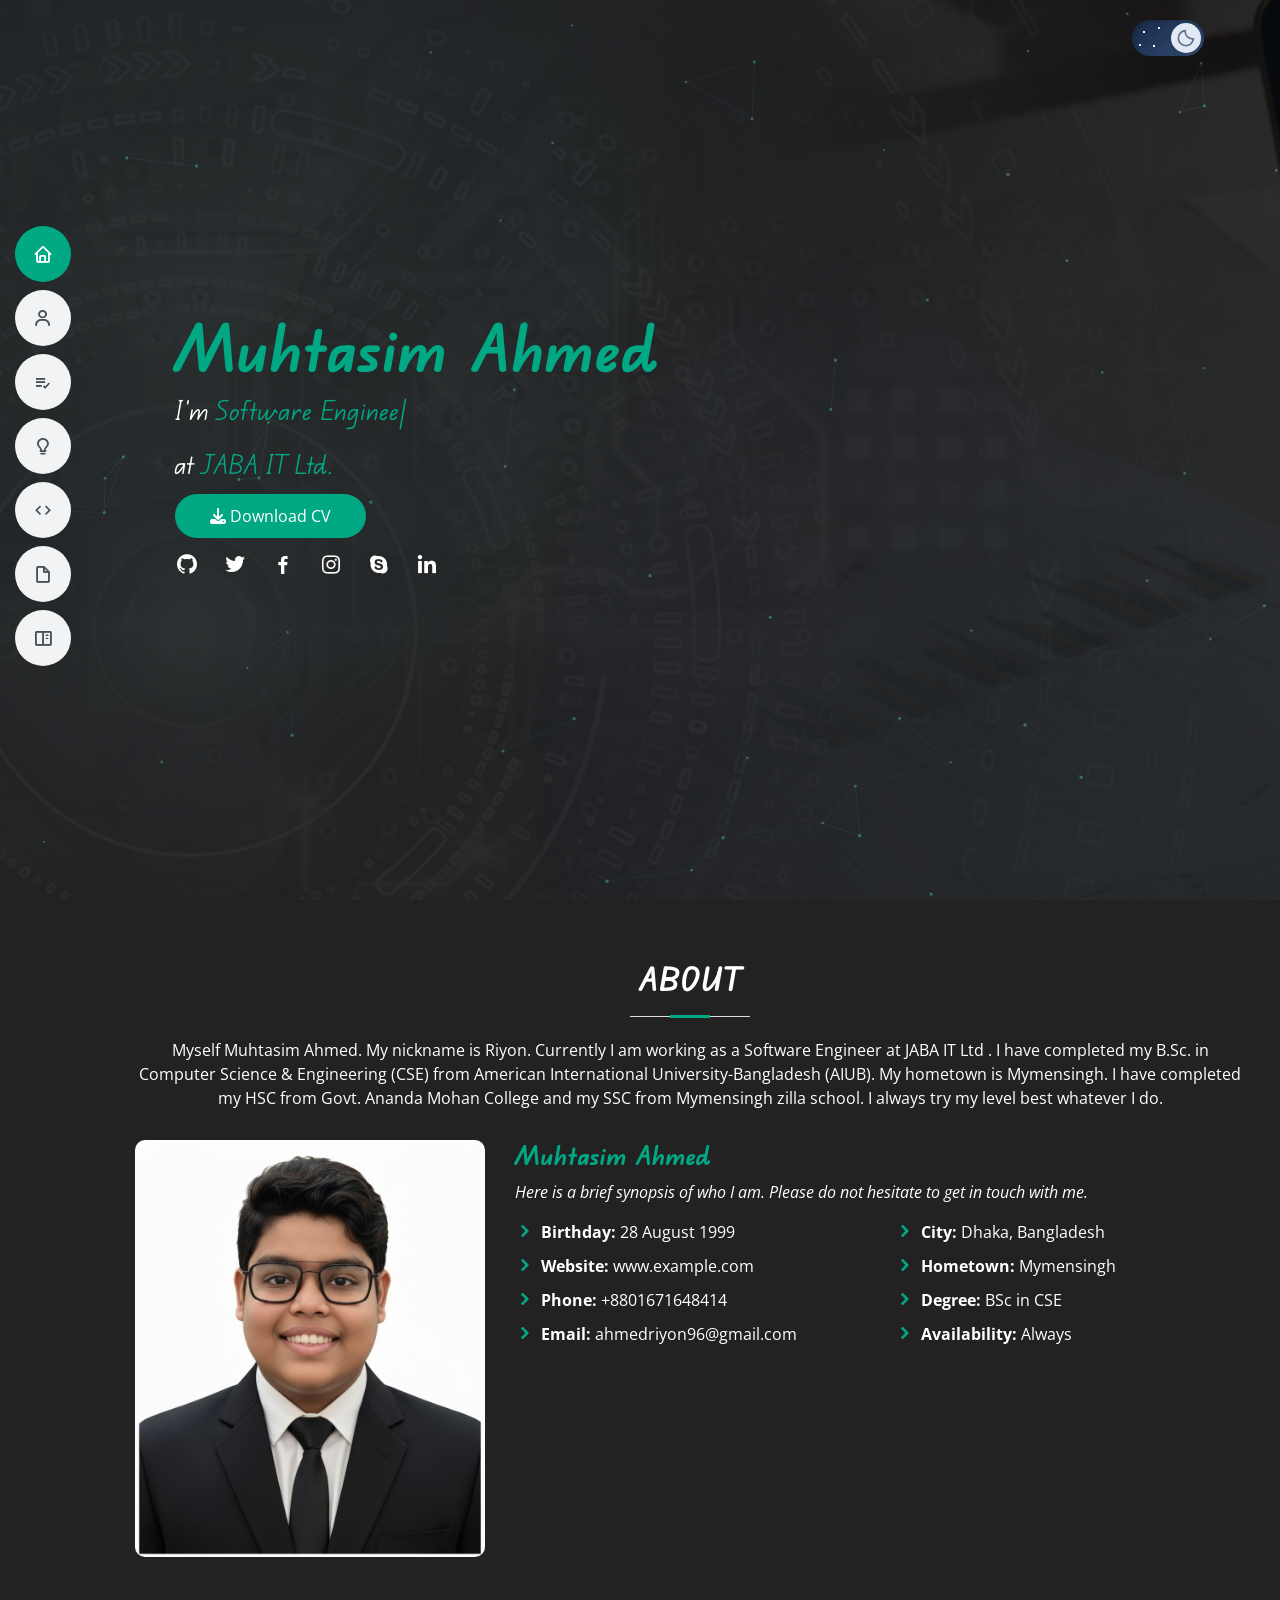
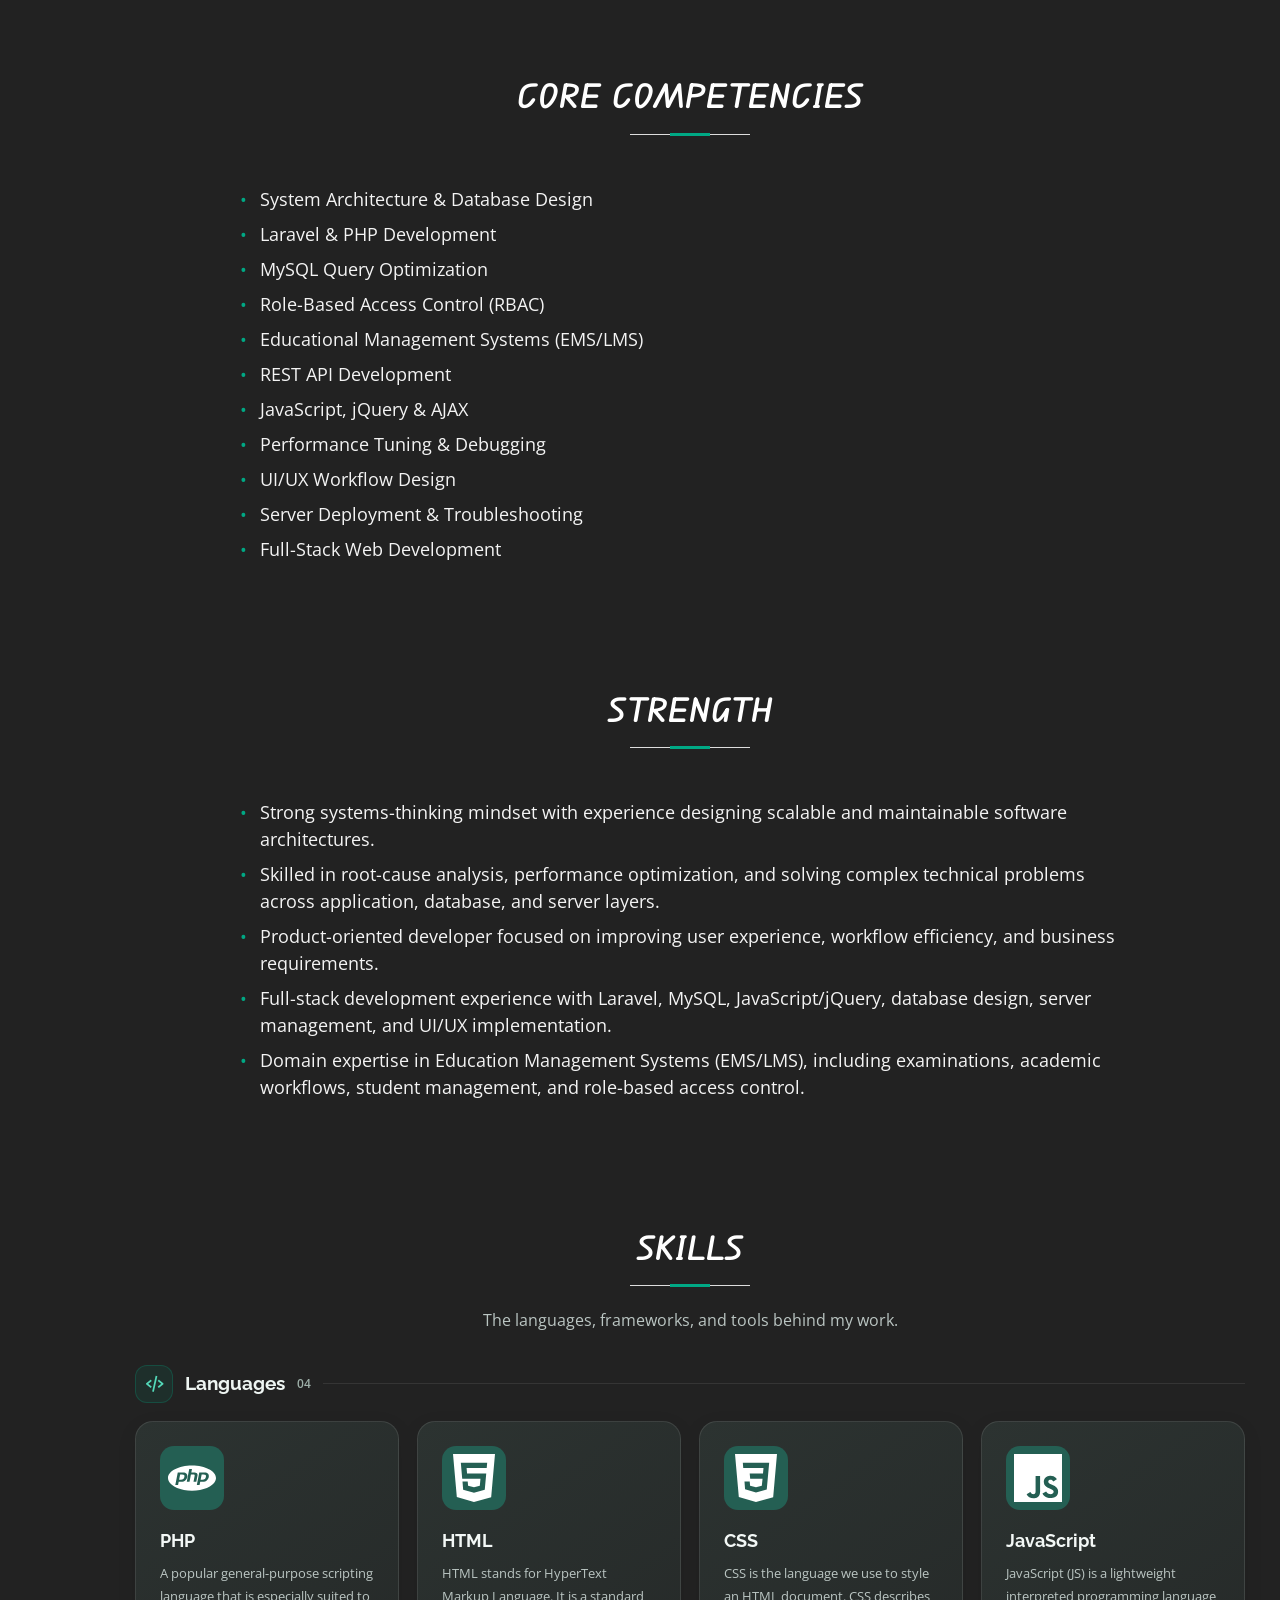
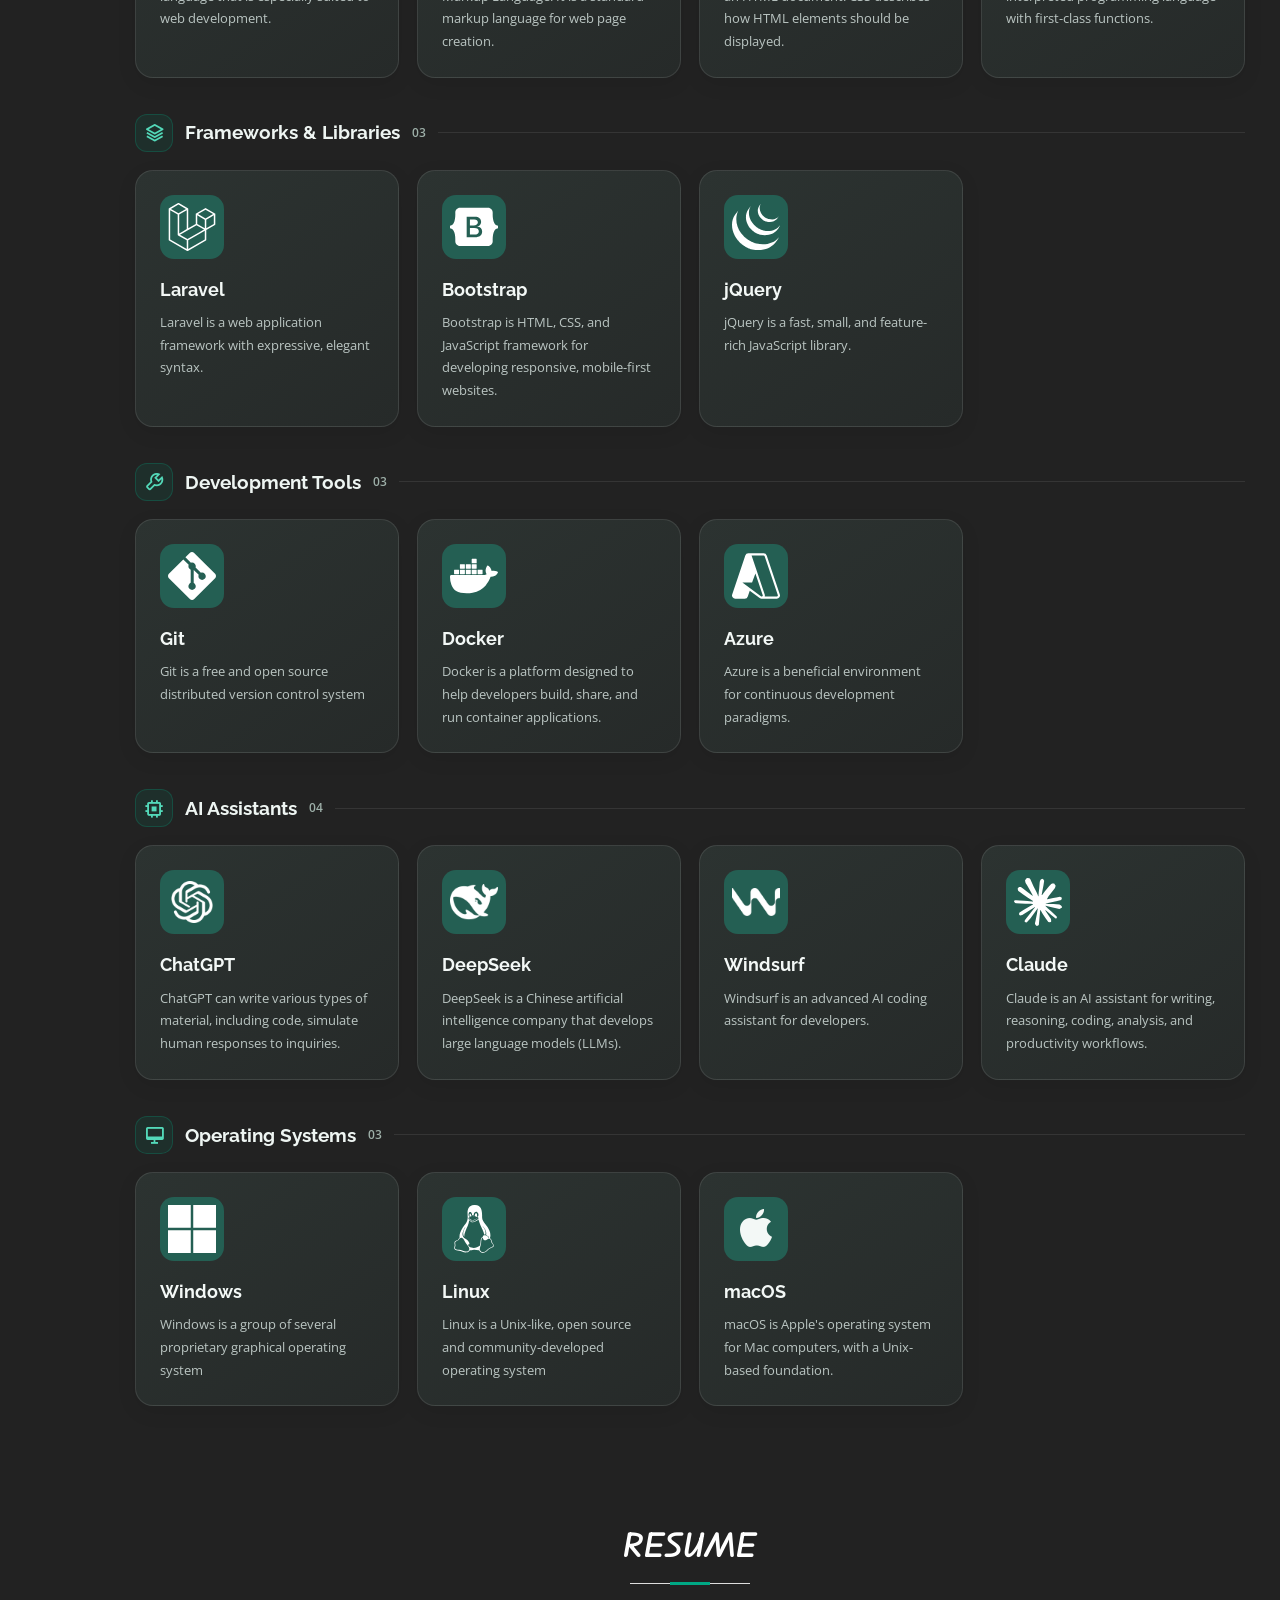
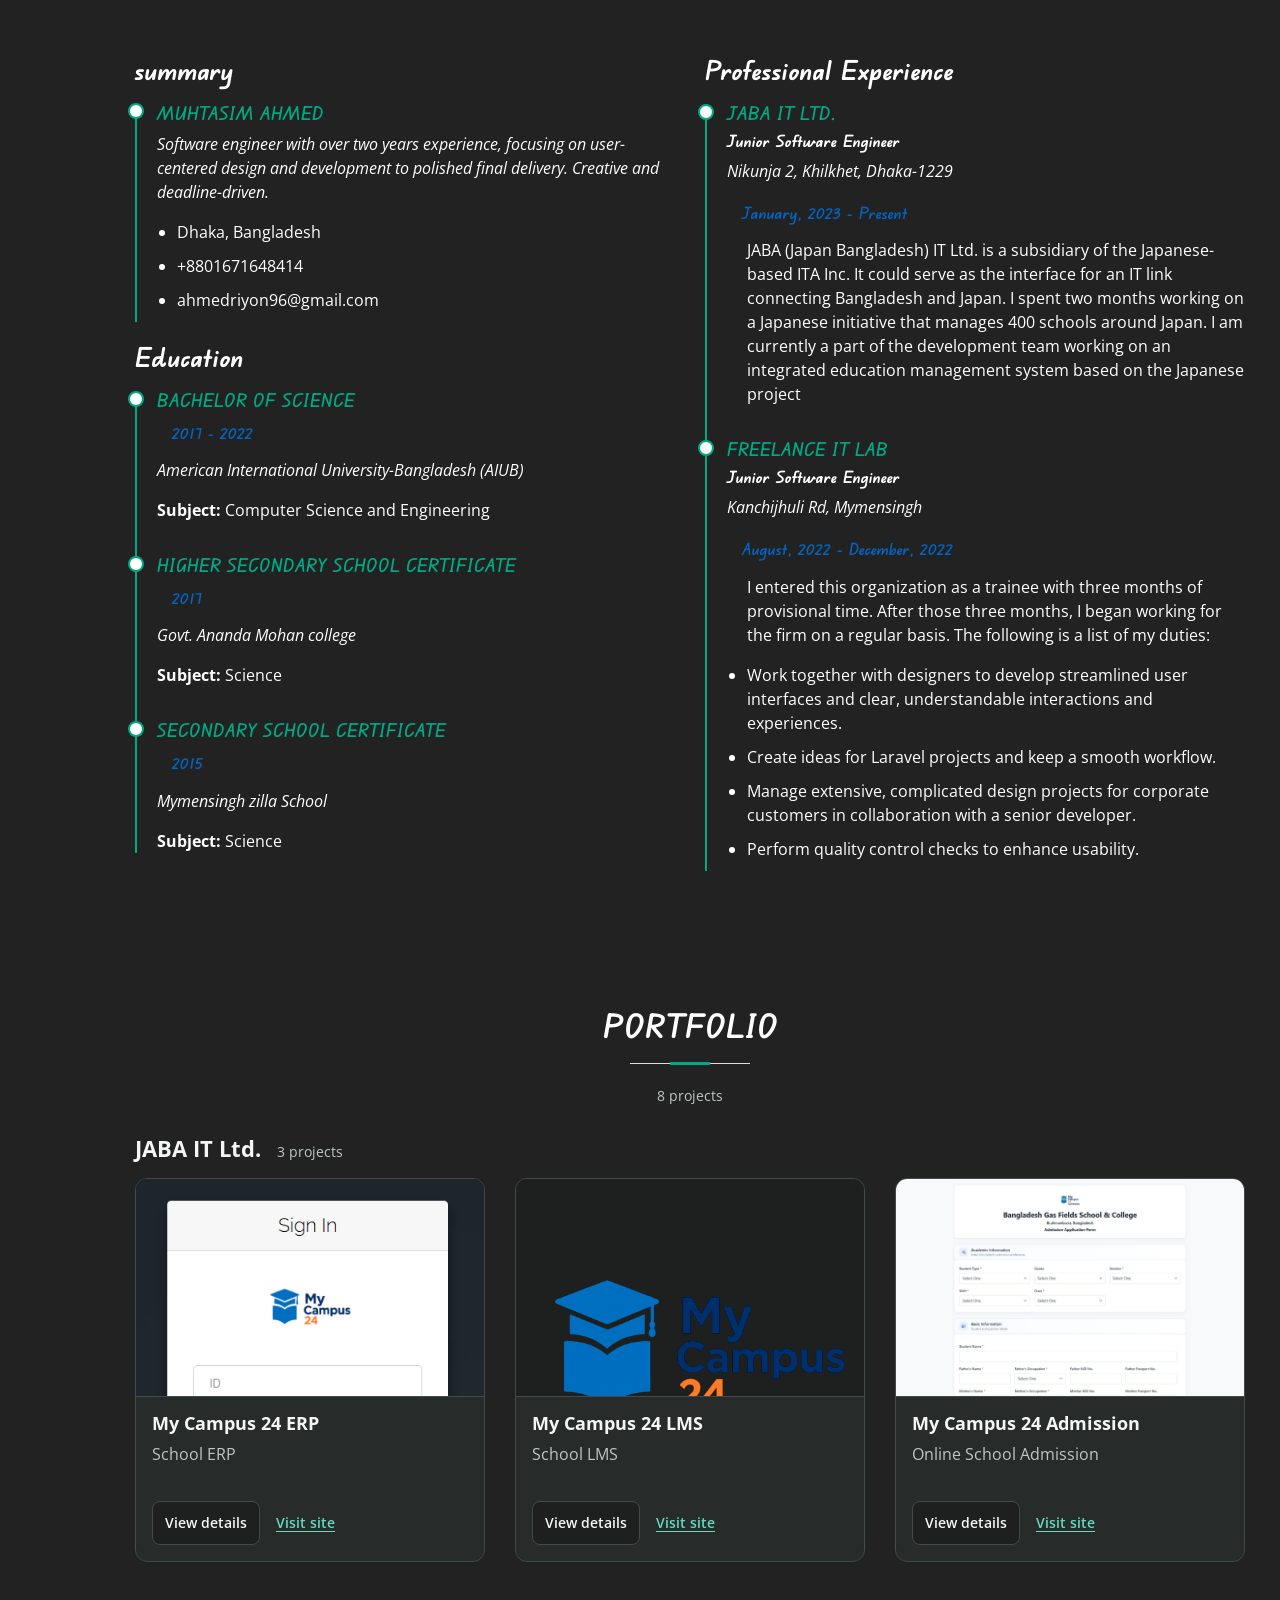
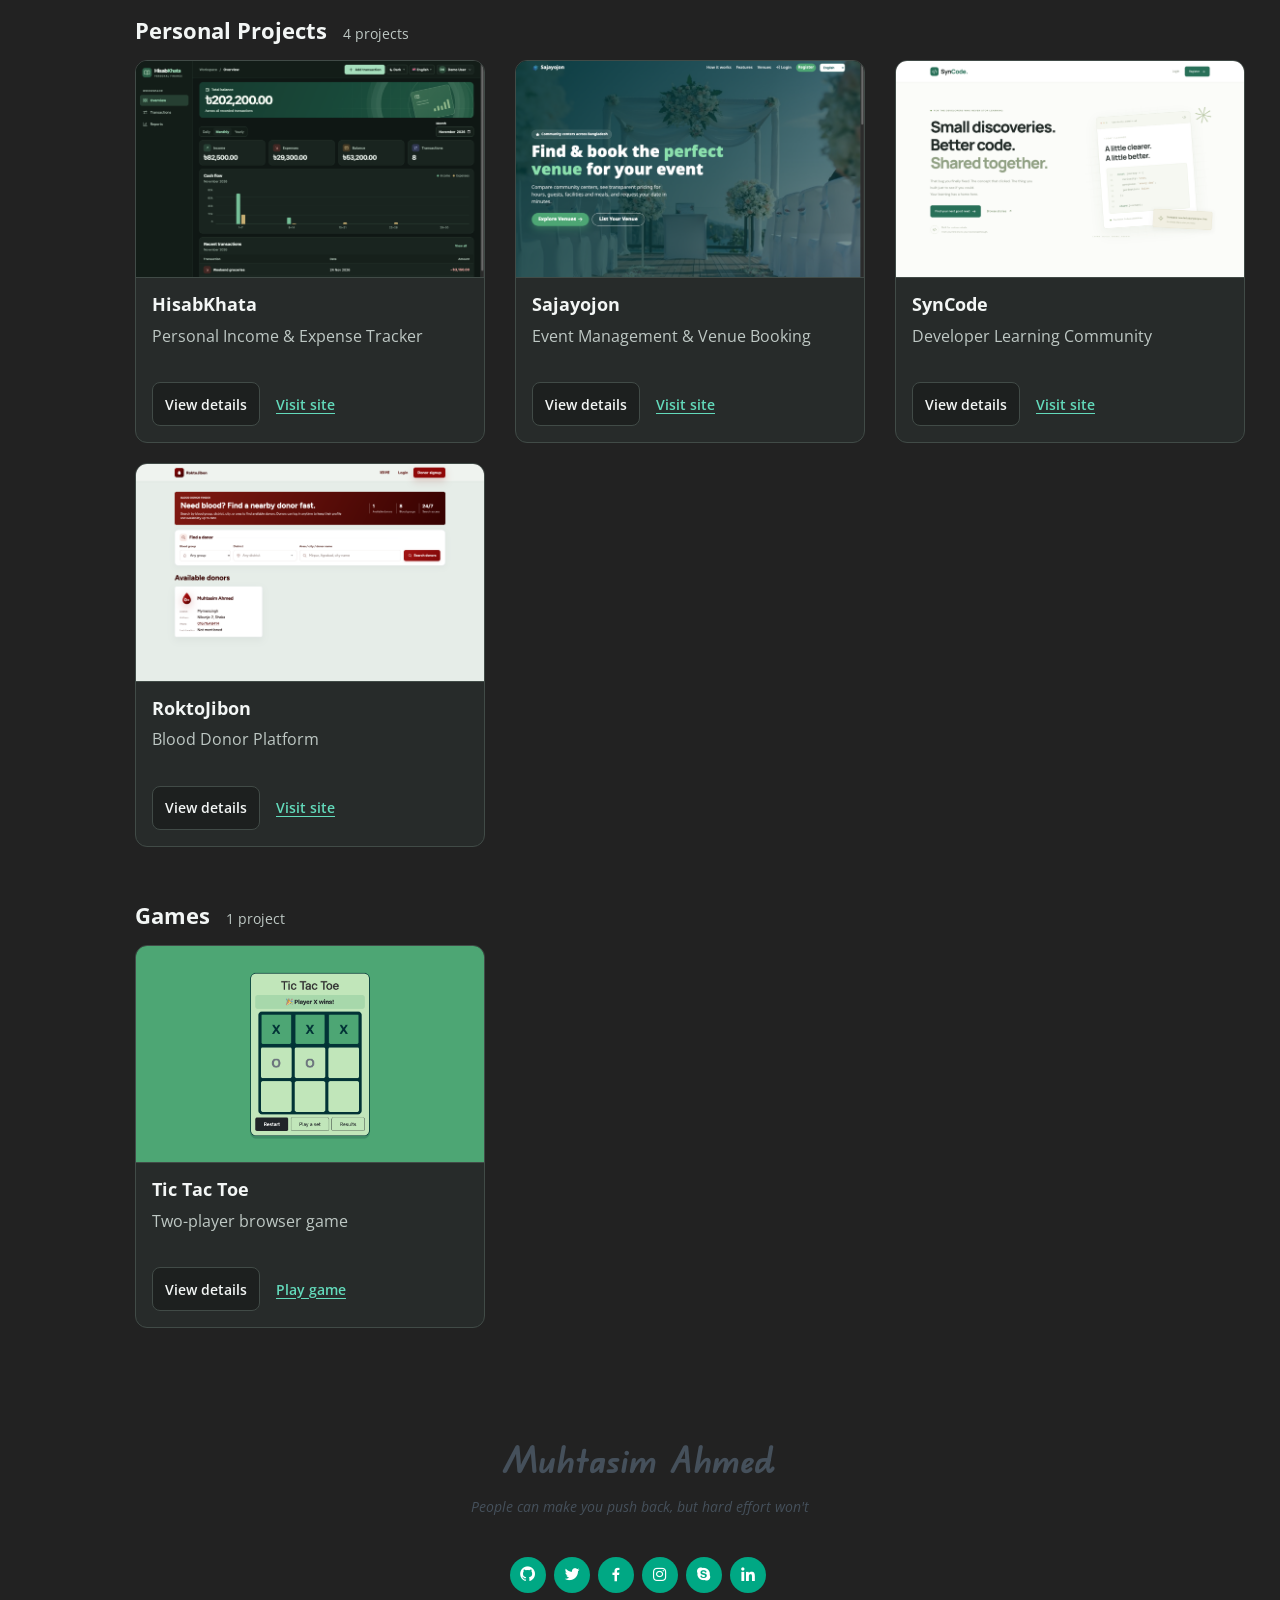
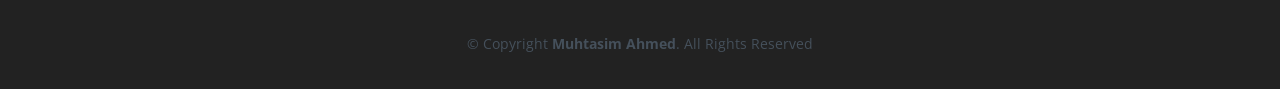
<file: index.html>
<!DOCTYPE html>
<html lang="en" data-theme="dark">

<head>
  <meta charset="utf-8">
  <meta content="width=device-width, initial-scale=1.0" name="viewport">
  <script src="assets/js/theme.js?v=20261117-icon-toggle"></script>

  <title>Muhtasim Ahmed</title>
  <meta content="" name="descriptison">
  <meta content="" name="keywords">

  <!-- Favicons -->
  <link href="assets/img/MR13_logo.jpg" rel="icon">
  <link href="assets/img/apple-touch-icon.png" rel="apple-touch-icon">

  <!-- Google Fonts -->
  <link href="https://fonts.googleapis.com/css?family=Open+Sans:300,300i,400,400i,600,600i,700,700i|Raleway:300,300i,400,400i,500,500i,600,600i,700,700i|Poppins:300,300i,400,400i,500,500i,600,600i,700,700i" rel="stylesheet">
  <link href="https://fonts.googleapis.com/css2?family=Edu+QLD+Beginner&display=swap" rel="stylesheet">

  <!-- Vendor CSS Files -->
  <link href="assets/vendor/bootstrap/css/bootstrap.min.css" rel="stylesheet">
  <link href="assets/vendor/icofont/icofont.min.css" rel="stylesheet">
  <link href="assets/vendor/boxicons/css/boxicons.min.css" rel="stylesheet">
  <link href="assets/vendor/owl.carousel/assets/owl.carousel.min.css" rel="stylesheet">
  <link href="assets/vendor/aos/aos.css" rel="stylesheet">

  <!-- font awesome cdn -->
  <link rel="stylesheet" href="https://cdnjs.cloudflare.com/ajax/libs/font-awesome/6.4.2/css/all.min.css" integrity="sha512-z3gLpd7yknf1YoNbCzqRKc4qyor8gaKU1qmn+CShxbuBusANI9QpRohGBreCFkKxLhei6S9CQXFEbbKuqLg0DA==" crossorigin="anonymous" referrerpolicy="no-referrer" />

  <!-- Template Main CSS File -->
  <link href="assets/css/style.css?v=20261126-portfolio-cards" rel="stylesheet">
  <link href="assets/css/theme.css?v=20261117-plain-resume" rel="stylesheet">
  <link href="assets/css/ambient.css?v=20261117" rel="stylesheet">
  <link href="assets/css/responsive.css?v=20261117" rel="stylesheet">

</head>

<body>
  <button type="button" class="theme-toggle" aria-label="Switch to light theme" hidden>
    <span class="theme-toggle__sky" aria-hidden="true">
      <span class="theme-toggle__stars"></span>
      <span class="theme-toggle__cloud"></span>
      <span class="theme-toggle__orb">
        <svg class="theme-toggle__sun" viewBox="0 0 24 24" fill="none" stroke="currentColor" stroke-width="2" aria-hidden="true"><circle cx="12" cy="12" r="4"/><path d="M12 2v2m0 16v2M2 12h2m16 0h2M5 5l1.5 1.5m11 11L19 19M5 19l1.5-1.5m11-11L19 5"/></svg>
        <svg class="theme-toggle__moon" viewBox="0 0 24 24" fill="none" stroke="currentColor" stroke-width="2" aria-hidden="true"><path d="M20.8 13A9 9 0 0 1 11 3.2 9 9 0 1 0 20.8 13Z"/></svg>
      </span>
    </span>
  </button>

  <!-- ======= Mobile nav toggle button ======= -->
  <button type="button" class="mobile-nav-toggle d-lg-none" aria-label="Toggle navigation" aria-controls="header" aria-expanded="false"><i class="icofont-navigation-menu" aria-hidden="true"></i></button>

  <!-- ======= Header ======= -->
  <header id="header" class="d-flex flex-column justify-content-center">

    <!-- .nav-menu start -->
    <nav class="nav-menu">
      <ul>
        <li class="active"><a href="#hero"><i class="bx bx-home"></i> <span>Home</span></a></li>
        <li><a href="#about"><i class="bx bx-user"></i> <span>About</span></a></li>
        <li><a href="#core-competencies"><i class="bx bx-list-check"></i> <span>Core Competencies</span></a></li>
        <li><a href="#strength"><i class="bx bx-bulb"></i> <span>Strength</span></a></li>
        <li><a href="#skills"><i class="bx bx-code"></i> <span>Skill</span></a></li>
        <li><a href="#resume"><i class="bx bx-file-blank"></i> <span>Resume</span></a></li>
        <li><a href="#portfolio"><i class="bx bx-book-content"></i> <span>Portfolio</span></a></li>
        <!-- <li><a href="#services"><i class="bx bx-server"></i> <span>Services</span></a></li> -->
        <!-- <li><a href="#contact"><i class="bx bx-envelope"></i> <span>Contact</span></a></li> -->
      </ul>
    </nav>
    <!-- .nav-menu end -->

  </header>
  <!-- End Header -->

  <!-- ======= Hero Section ======= -->
  <section id="hero" class="d-flex flex-column justify-content-center">
    <div class="container" data-aos="zoom-in" data-aos-delay="100">
      <h1>Muhtasim Ahmed</h1>
      <p>I'm <span class="typed" data-typed-items="Software Engineer"></span></p>
      <p>at <a href="https://www.jabait.com/">JABA IT Ltd.</a></p>
      <a href="assets/resources/Muhtasim Ahmed CV.pdf" target="_blank" class="text-left">
        <button>
          <i class="fa-solid fa-download fa-fade"></i> Download CV
        </button>
      </a>
      <div class="social-links">
        <a href="https://github.com/MuhtasimRiyon" target="_blank" class="github"><i class="bx bxl-github"></i></a>
        <a href="https://x.com/MuhtasimRiyon?t=F0dy7-zfB-EZ2Eqx30wpow&s=07" target="_blank" class="twitter"><i
            class="bx bxl-twitter"></i></a>
        <a href="https://www.facebook.com/profile.php?id=100008139102222&mibextid=ZbWKwL" target="_blank"
          class="facebook"><i class="bx bxl-facebook"></i></a>
        <a href="https://instagram.com/muhtasim_13?igshid=MzMyNGUyNmU2YQ==" target="_blank" class="instagram"><i
            class="bx bxl-instagram"></i></a>
        <a href="https://join.skype.com/invite/uvmIhFZ40ZDD" target="_blank" class="google-plus"><i
            class="bx bxl-skype"></i></a>
        <a href="https://www.linkedin.com/in/muhtasim-ahmed-a23b181a1/" target="_blank" class="linkedin"><i
            class="bx bxl-linkedin"></i></a>
      </div>
    </div>
  </section>
  <!-- End Hero -->

  <main id="main">

    <!-- ======= About Section ======= -->
    <section id="about" class="about">
      <div class="container" data-aos="fade-up">

        <div class="section-title">
          <h2>About</h2>
          <p>Myself Muhtasim Ahmed. My nickname is Riyon. Currently I am working as a Software Engineer at JABA
            IT Ltd . I have completed my B.Sc. in Computer Science &
            Engineering (CSE) from American International University-Bangladesh (AIUB). My hometown is
            Mymensingh. I have completed my HSC from Govt. Ananda Mohan College and my SSC from Mymensingh
            zilla school. I always try my level best whatever I do.</p>
        </div>

        <div class="row">
          <div class="col-lg-4">
            <img src="assets/img/Riyon.jpg" class="img-fluid" alt="" style="border-radius: 10px;">
          </div>
          <div class="col-lg-8 pt-4 pt-lg-0 content">
            <h3>Muhtasim Ahmed</h3>
            <p class="font-italic">
              Here is a brief synopsis of who I am. Please do not hesitate to get in touch with me.
            </p>
            <div class="row">
              <div class="col-lg-6">
                <ul>
                  <li><i class="icofont-rounded-right"></i> <strong>Birthday:</strong> 28 August 1999</li>
                  <li><i class="icofont-rounded-right"></i> <strong>Website:</strong> www.example.com</li>
                  <li><i class="icofont-rounded-right"></i> <strong>Phone:</strong> +8801671648414</li>
                  <li><i class="icofont-rounded-right"></i> <strong>Email:</strong> ahmedriyon96@gmail.com</li>
                </ul>
              </div>
              <div class="col-lg-6">
                <ul>
                  <li><i class="icofont-rounded-right"></i> <strong>City:</strong> Dhaka, Bangladesh</li>
                  <li><i class="icofont-rounded-right"></i> <strong>Hometown:</strong> Mymensingh</li>
                  <li><i class="icofont-rounded-right"></i> <strong>Degree:</strong> BSc in CSE</li>
                  <li><i class="icofont-rounded-right"></i> <strong>Availability:</strong> Always</li>
                </ul>
              </div>
            </div>
          </div>
        </div>

      </div>
    </section>
    <!-- End About Section -->

    <!-- ======= Core Competencies Section ======= -->
    <section id="core-competencies" class="about-menu-section">
      <div class="container" data-aos="fade-up">

        <div class="section-title">
          <h2>Core Competencies</h2>
        </div>

        <div class="about-menu-box">
          <ul>
            <li>System Architecture &amp; Database Design</li>
            <li>Laravel &amp; PHP Development</li>
            <li>MySQL Query Optimization</li>
            <li>Role-Based Access Control (RBAC)</li>
            <li>Educational Management Systems (EMS/LMS)</li>
            <li>REST API Development</li>
            <li>JavaScript, jQuery &amp; AJAX</li>
            <li>Performance Tuning &amp; Debugging</li>
            <li>UI/UX Workflow Design</li>
            <li>Server Deployment &amp; Troubleshooting</li>
            <li>Full-Stack Web Development</li>
          </ul>
        </div>

      </div>
    </section>
    <!-- End Core Competencies Section -->

    <!-- ======= Strength Section ======= -->
    <section id="strength" class="about-menu-section section-bg">
      <div class="container" data-aos="fade-up">

        <div class="section-title">
          <h2>Strength</h2>
        </div>

        <div class="about-menu-box">
          <ul>
            <li>Strong systems-thinking mindset with experience designing scalable and maintainable software architectures.</li>
            <li>Skilled in root-cause analysis, performance optimization, and solving complex technical problems across application, database, and server layers.</li>
            <li>Product-oriented developer focused on improving user experience, workflow efficiency, and business requirements.</li>
            <li>Full-stack development experience with Laravel, MySQL, JavaScript/jQuery, database design, server management, and UI/UX implementation.</li>
            <li>Domain expertise in Education Management Systems (EMS/LMS), including examinations, academic workflows, student management, and role-based access control.</li>
          </ul>
        </div>

      </div>
    </section>
    <!-- End Strength Section -->

    <!-- ======= Facts Section ======= -->
    <!-- <section id="facts" class="facts">
      <div class="container" data-aos="fade-up">

        <div class="section-title">
          <h2>Facts</h2>
          <p>Magnam dolores commodi suscipit. Necessitatibus eius consequatur ex aliquid fuga eum quidem. Sit sint consectetur velit. Quisquam quos quisquam cupiditate. Et nemo qui impedit suscipit alias ea. Quia fugiat sit in iste officiis commodi quidem hic quas.</p>
        </div>

        <div class="row">

          <div class="col-lg-3 col-md-6">
            <div class="count-box">
              <i class="icofont-simple-smile"></i>
              <span data-toggle="counter-up">232</span>
              <p>Happy Clients</p>
            </div>
          </div>

          <div class="col-lg-3 col-md-6 mt-5 mt-md-0">
            <div class="count-box">
              <i class="icofont-document-folder"></i>
              <span data-toggle="counter-up">521</span>
              <p>Projects</p>
            </div>
          </div>

          <div class="col-lg-3 col-md-6 mt-5 mt-lg-0">
            <div class="count-box">
              <i class="icofont-live-support"></i>
              <span data-toggle="counter-up">1,463</span>
              <p>Hours Of Support</p>
            </div>
          </div>

          <div class="col-lg-3 col-md-6 mt-5 mt-lg-0">
            <div class="count-box">
              <i class="icofont-users-alt-5"></i>
              <span data-toggle="counter-up">15</span>
              <p>Hard Workers</p>
            </div>
          </div>

        </div>

      </div>
    </section> -->
    <!-- End Facts Section -->

    <!-- ======= Skills Section ======= -->
    <section id="skills" class="skills section-bg" aria-labelledby="skills-heading">
      <div class="container" data-aos="fade-up">
        <div class="section-title">
          <h2 id="skills-heading">Skills</h2>
          <p class="skills-intro">The languages, frameworks, and tools behind my work.</p>
        </div>

        <div class="skills-content">
          <div class="skill-group" role="group" aria-labelledby="skills-languages">
            <div class="skill-group__heading">
              <span class="skill-group__icon" aria-hidden="true"><i class="bx bx-code-alt"></i></span>
              <h3 id="skills-languages">Languages</h3>
              <span class="skill-group__count" aria-label="4 skills">04</span>
            </div>
            <div class="skills-grid">
              <article class="skill-card">
                <div class="skill-card__header">
                  <img class="skill-card__icon" src="assets/img/skills/php.svg" alt="" loading="lazy" width="48" height="48">
                </div>
                <div class="skill-card__body">
                  <h4 class="skill-card__title">PHP</h4>
                  <p class="skill-card__description">A popular general-purpose scripting language that is especially suited to web development.</p>
                </div>
              </article>
              <article class="skill-card">
                <div class="skill-card__header">
                  <img class="skill-card__icon" src="assets/img/skills/html5.svg" alt="" loading="lazy" width="48" height="48">
                </div>
                <div class="skill-card__body">
                  <h4 class="skill-card__title">HTML</h4>
                  <p class="skill-card__description">HTML stands for HyperText Markup Language. It is a standard markup language for web page creation.</p>
                </div>
              </article>
              <article class="skill-card">
                <div class="skill-card__header">
                  <img class="skill-card__icon" src="assets/img/skills/css3.svg" alt="" loading="lazy" width="48" height="48">
                </div>
                <div class="skill-card__body">
                  <h4 class="skill-card__title">CSS</h4>
                  <p class="skill-card__description">CSS is the language we use to style an HTML document. CSS describes how HTML elements should be displayed.</p>
                </div>
              </article>
              <article class="skill-card">
                <div class="skill-card__header">
                  <img class="skill-card__icon" src="assets/img/skills/javascript.svg" alt="" loading="lazy" width="48" height="48">
                </div>
                <div class="skill-card__body">
                  <h4 class="skill-card__title">JavaScript</h4>
                  <p class="skill-card__description">JavaScript (JS) is a lightweight interpreted programming language with first-class functions.</p>
                </div>
              </article>
            </div>
          </div>
          <div class="skill-group" role="group" aria-labelledby="skills-frameworks">
            <div class="skill-group__heading">
              <span class="skill-group__icon" aria-hidden="true"><i class="bx bx-layer"></i></span>
              <h3 id="skills-frameworks">Frameworks & Libraries</h3>
              <span class="skill-group__count" aria-label="3 skills">03</span>
            </div>
            <div class="skills-grid">
              <article class="skill-card">
                <div class="skill-card__header">
                  <img class="skill-card__icon" src="assets/img/skills/laravel.svg" alt="" loading="lazy" width="48" height="48">
                </div>
                <div class="skill-card__body">
                  <h4 class="skill-card__title">Laravel</h4>
                  <p class="skill-card__description">Laravel is a web application framework with expressive, elegant syntax.</p>
                </div>
              </article>
              <article class="skill-card">
                <div class="skill-card__header">
                  <img class="skill-card__icon" src="assets/img/skills/bootstrap.svg" alt="" loading="lazy" width="48" height="48">
                </div>
                <div class="skill-card__body">
                  <h4 class="skill-card__title">Bootstrap</h4>
                  <p class="skill-card__description">Bootstrap is HTML, CSS, and JavaScript framework for developing responsive, mobile-first websites.</p>
                </div>
              </article>
              <article class="skill-card">
                <div class="skill-card__header">
                  <img class="skill-card__icon" src="assets/img/skills/jquery.svg" alt="" loading="lazy" width="48" height="48">
                </div>
                <div class="skill-card__body">
                  <h4 class="skill-card__title">jQuery</h4>
                  <p class="skill-card__description">jQuery is a fast, small, and feature-rich JavaScript library.</p>
                </div>
              </article>
            </div>
          </div>
          <div class="skill-group" role="group" aria-labelledby="skills-tools">
            <div class="skill-group__heading">
              <span class="skill-group__icon" aria-hidden="true"><i class="bx bx-wrench"></i></span>
              <h3 id="skills-tools">Development Tools</h3>
              <span class="skill-group__count" aria-label="3 skills">03</span>
            </div>
            <div class="skills-grid">
              <article class="skill-card">
                <div class="skill-card__header">
                  <img class="skill-card__icon" src="assets/img/skills/git.svg" alt="" loading="lazy" width="48" height="48">
                </div>
                <div class="skill-card__body">
                  <h4 class="skill-card__title">Git</h4>
                  <p class="skill-card__description">Git is a free and open source distributed version control system</p>
                </div>
              </article>
              <article class="skill-card">
                <div class="skill-card__header">
                  <img class="skill-card__icon" src="assets/img/skills/docker.svg" alt="" loading="lazy" width="48" height="48">
                </div>
                <div class="skill-card__body">
                  <h4 class="skill-card__title">Docker</h4>
                  <p class="skill-card__description">Docker is a platform designed to help developers build, share, and run container applications.</p>
                </div>
              </article>
              <article class="skill-card">
                <div class="skill-card__header">
                  <img class="skill-card__icon" src="assets/img/skills/microsoftazure.svg" alt="" loading="lazy" width="48" height="48">
                </div>
                <div class="skill-card__body">
                  <h4 class="skill-card__title">Azure</h4>
                  <p class="skill-card__description">Azure is a beneficial environment for continuous development paradigms.</p>
                </div>
              </article>
            </div>
          </div>
          <div class="skill-group" role="group" aria-labelledby="skills-ai">
            <div class="skill-group__heading">
              <span class="skill-group__icon" aria-hidden="true"><i class="bx bx-chip"></i></span>
              <h3 id="skills-ai">AI Assistants</h3>
              <span class="skill-group__count" aria-label="4 skills">04</span>
            </div>
            <div class="skills-grid">
              <article class="skill-card">
                <div class="skill-card__header">
                  <img class="skill-card__icon" src="assets/img/artificial intelligence/chatgpt.png" alt="" loading="lazy" width="48" height="48">
                </div>
                <div class="skill-card__body">
                  <h4 class="skill-card__title">ChatGPT</h4>
                  <p class="skill-card__description">ChatGPT can write various types of material, including code, simulate human responses to inquiries.</p>
                </div>
              </article>
              <article class="skill-card">
                <div class="skill-card__header">
                  <img class="skill-card__icon" src="assets/img/artificial intelligence/deepseek.png" alt="" loading="lazy" width="48" height="48">
                </div>
                <div class="skill-card__body">
                  <h4 class="skill-card__title">DeepSeek</h4>
                  <p class="skill-card__description">DeepSeek is a Chinese artificial intelligence company that develops large language models (LLMs).</p>
                </div>
              </article>
              <article class="skill-card">
                <div class="skill-card__header">
                  <img class="skill-card__icon" src="assets/img/artificial intelligence/windsurf.webp" alt="" loading="lazy" width="48" height="48">
                </div>
                <div class="skill-card__body">
                  <h4 class="skill-card__title">Windsurf</h4>
                  <p class="skill-card__description">Windsurf is an advanced AI coding assistant for developers.</p>
                </div>
              </article>
              <article class="skill-card">
                <div class="skill-card__header">
                  <img class="skill-card__icon" src="assets/img/artificial intelligence/claude.svg" alt="" loading="lazy" width="48" height="48">
                </div>
                <div class="skill-card__body">
                  <h4 class="skill-card__title">Claude</h4>
                  <p class="skill-card__description">Claude is an AI assistant for writing, reasoning, coding, analysis, and productivity workflows.</p>
                </div>
              </article>
            </div>
          </div>
          <div class="skill-group" role="group" aria-labelledby="skills-systems">
            <div class="skill-group__heading">
              <span class="skill-group__icon" aria-hidden="true"><i class="bx bx-desktop"></i></span>
              <h3 id="skills-systems">Operating Systems</h3>
              <span class="skill-group__count" aria-label="3 skills">03</span>
            </div>
            <div class="skills-grid">
              <article class="skill-card">
                <div class="skill-card__header">
                  <img class="skill-card__icon" src="assets/img/skills/windows.svg" alt="" loading="lazy" width="48" height="48">
                </div>
                <div class="skill-card__body">
                  <h4 class="skill-card__title">Windows</h4>
                  <p class="skill-card__description">Windows is a group of several proprietary graphical operating system</p>
                </div>
              </article>
              <article class="skill-card">
                <div class="skill-card__header">
                  <img class="skill-card__icon" src="assets/img/skills/linux.svg" alt="" loading="lazy" width="48" height="48">
                </div>
                <div class="skill-card__body">
                  <h4 class="skill-card__title">Linux</h4>
                  <p class="skill-card__description">Linux is a Unix-like, open source and community-developed operating system</p>
                </div>
              </article>
              <article class="skill-card">
                <div class="skill-card__header">
                  <i class="bx bxl-apple skill-card__icon skill-card__icon--font" aria-hidden="true"></i>
                </div>
                <div class="skill-card__body">
                  <h4 class="skill-card__title">macOS</h4>
                  <p class="skill-card__description">macOS is Apple's operating system for Mac computers, with a Unix-based foundation.</p>
                </div>
              </article>
            </div>
          </div>
        </div>
      </div>
    </section>
    <!-- End Skills Section -->

    <!-- ======= Resume Section ======= -->
    <section id="resume" class="resume">
      <div class="container" data-aos="fade-up">

        <div class="section-title">
          <h2>Resume</h2>
          <!-- <p>Magnam dolores commodi suscipit. Necessitatibus eius consequatur ex aliquid fuga eum quidem. Sit sint consectetur velit. Quisquam quos quisquam cupiditate. Et nemo qui impedit suscipit alias ea. Quia fugiat sit in iste officiis commodi quidem hic quas.</p> -->
        </div>

        <div class="row">
          <div class="col-lg-6">
            <h3 class="resume-title">summary</h3>
            <div class="resume-item pb-0">
              <h4>Muhtasim Ahmed</h4>
              <p><em>Software engineer with over two years experience, focusing on user-centered design and development
                  to polished final delivery. Creative and deadline-driven.</em></p>
              <ul>
                <li>Dhaka, Bangladesh</li>
                <li>+8801671648414</li>
                <li>ahmedriyon96@gmail.com</li>
              </ul>
            </div>

            <h3 class="resume-title">Education</h3>
            <div class="resume-item">
              <h4>Bachelor of Science</h4>
              <h5>2017 - 2022</h5>
              <p><em>American International University-Bangladesh (AIUB)</em></p>
              <p><strong>Subject:</strong> Computer Science and Engineering</p>
            </div>
            <div class="resume-item">
              <h4>Higher Secondary School Certificate</h4>
              <h5>2017</h5>
              <p><em>Govt. Ananda Mohan college</em></p>
              <p><strong>Subject:</strong> Science</p>
            </div>
            <div class="resume-item">
              <h4>Secondary School Certificate</h4>
              <h5>2015</h5>
              <p><em>Mymensingh zilla School</em></p>
              <p><strong>Subject:</strong> Science</p>
            </div>
          </div>
          <div class="col-lg-6">
            <h3 class="resume-title">Professional Experience</h3>
            <div class="resume-item">
              <h4>JABA IT Ltd.</h4>
              <h6><strong>Junior Software Engineer</strong></h6>
              <p><em>Nikunja 2, Khilkhet, Dhaka-1229</em></p>
              <h5>January, 2023 - Present</h5>
              <ul>
                <p>JABA (Japan Bangladesh) IT Ltd. is a subsidiary of the Japanese-based
                  ITA Inc. It could serve as the interface for an IT link connecting
                  Bangladesh and Japan. I spent two months working on a Japanese
                  initiative that manages 400 schools around Japan. I am currently a part
                  of the development team working on an integrated education
                  management system based on the Japanese project</p>
              </ul>
            </div>
            <div class="resume-item">
              <h4>Freelance IT Lab</h4>
              <h6><strong>Junior Software Engineer</strong></h6>
              <p><em>Kanchijhuli Rd, Mymensingh</em></p>
              <h5>August, 2022 - December, 2022</h5>
              <ul>
                <p>I entered this organization as a trainee with three months of
                  provisional time. After those three months, I began working for the firm
                  on a regular basis. The following is a list of my duties:</p>
                <li>Work together with designers to develop streamlined user
                  interfaces and clear, understandable interactions and experiences.</li>
                <li>Create ideas for Laravel projects and keep a smooth workflow.</li>
                <li>Manage extensive, complicated design projects for corporate
                  customers in collaboration with a senior developer.
                </li>
                <li>Perform quality control checks to enhance usability.</li>
              </ul>
            </div>
          </div>
        </div>

      </div>
    </section>
    <!-- End Resume Section -->

    <!-- ======= Portfolio Section ======= -->
    <section id="portfolio" class="portfolio section-bg">
      <div class="container" data-aos="fade-up">
        <div class="section-title">
          <h2>Portfolio</h2>
          <p data-project-count hidden></p>
        </div>

        <div class="portfolio-group" aria-labelledby="jabait-projects">
          <div class="portfolio-group-heading">
            <h3 id="jabait-projects">JABA IT Ltd.</h3>
            <span data-project-count hidden></span>
          </div>
          <div class="row">
            <div class="col-lg-4 col-md-6 portfolio-item">
              <article class="portfolio-card">
                <div class="portfolio-cover">
                  <img src="assets/img/portfolio/mycampus24_login.png" alt="My Campus 24 ERP login screen" loading="lazy">
                </div>
                <div class="portfolio-card-body">
                  <h4>My Campus 24 ERP</h4>
                  <p>School ERP</p>
                  <div class="portfolio-actions">
                    <button type="button" class="portfolio-action" data-project-details aria-haspopup="dialog" aria-label="View My Campus 24 ERP details">View details</button>
                    <a href="https://mycampus24.com/" class="portfolio-visit" target="_blank" rel="noopener noreferrer" aria-label="Visit My Campus 24 ERP website">Visit site</a>
                  </div>
                </div>
                <p class="portfolio-description" hidden>An education management system that brings school administration and academic operations into one platform.</p>
                <div class="portfolio-screenshots" hidden>
                  <a href="assets/img/portfolio/schoolerp.jpg">School ERP interface</a>
                </div>
              </article>
            </div>

            <div class="col-lg-4 col-md-6 portfolio-item">
              <article class="portfolio-card">
                <div class="portfolio-cover">
                  <img src="assets/img/portfolio/mycampus24_logo.png" alt="My Campus 24 logo" loading="lazy">
                </div>
                <div class="portfolio-card-body">
                  <h4>My Campus 24 LMS</h4>
                  <p>School LMS</p>
                  <div class="portfolio-actions">
                    <button type="button" class="portfolio-action" data-project-details aria-haspopup="dialog" aria-label="View My Campus 24 LMS details">View details</button>
                    <a href="https://mycampus24.com/" class="portfolio-visit" target="_blank" rel="noopener noreferrer" aria-label="Visit My Campus 24 LMS website">Visit site</a>
                  </div>
                </div>
                <p class="portfolio-description" hidden>A learning management system for organizing online classes and learning activities.</p>
                <div class="portfolio-screenshots" hidden>
                  <a href="assets/img/portfolio/schoollms.jpg">School LMS interface</a>
                </div>
              </article>
            </div>

            <div class="col-lg-4 col-md-6 portfolio-item">
              <article class="portfolio-card">
                <div class="portfolio-cover">
                  <img src="assets/img/portfolio/mycampus24-admission-application.jpg" alt="My Campus 24 admission application form" loading="lazy">
                </div>
                <div class="portfolio-card-body">
                  <h4>My Campus 24 Admission</h4>
                  <p>Online School Admission</p>
                  <div class="portfolio-actions">
                    <button type="button" class="portfolio-action" data-project-details aria-haspopup="dialog" aria-label="View My Campus 24 Admission details">View details</button>
                    <a href="https://admission.mycampus24.com/login" class="portfolio-visit" target="_blank" rel="noopener noreferrer" aria-label="Visit My Campus 24 Admission website">Visit site</a>
                  </div>
                </div>
                <p class="portfolio-description" hidden>An online admission form that collects academic and guardian information, contact details, and supporting documents before applicants review and confirm their submission.</p>
                <div class="portfolio-screenshots" hidden>
                  <a href="assets/img/portfolio/mycampus24-admission-application.jpg">Application form</a>
                  <a href="assets/img/portfolio/mycampus24-admission-contact.jpg">Contact, siblings, and previous school</a>
                  <a href="assets/img/portfolio/mycampus24-admission-documents.jpg">Health information, uploads, and verification</a>
                </div>
              </article>
            </div>
          </div>
        </div>

        <div class="portfolio-group" aria-labelledby="personal-projects">
          <div class="portfolio-group-heading">
            <h3 id="personal-projects">Personal Projects</h3>
            <span data-project-count hidden></span>
          </div>
          <div class="row">
            <div class="col-lg-4 col-md-6 portfolio-item">
              <article class="portfolio-card">
                <div class="portfolio-cover">
                  <img src="assets/img/portfolio/hisabkhata-overview.png" alt="HisabKhata overview with income, expenses, and balance" loading="lazy">
                </div>
                <div class="portfolio-card-body">
                  <h4>HisabKhata</h4>
                  <p>Personal Income &amp; Expense Tracker</p>
                  <div class="portfolio-actions">
                    <button type="button" class="portfolio-action" data-project-details aria-haspopup="dialog" aria-label="View HisabKhata details">View details</button>
                    <a href="https://hisabkhata.muhtasimriyon.xyz/" class="portfolio-visit" target="_blank" rel="noopener noreferrer" aria-label="Visit HisabKhata website">Visit site</a>
                  </div>
                </div>
                <p class="portfolio-description" hidden>Track income and expenses in BDT, review balances and cash flow, and export transactions from daily, monthly, or yearly reports.</p>
                <div class="portfolio-screenshots" hidden>
                  <a href="assets/img/portfolio/hisabkhata-overview.png">Monthly overview</a>
                  <a href="assets/img/portfolio/hisabkhata-transactions.png">Transaction calendar</a>
                  <a href="assets/img/portfolio/hisabkhata-reports.png">Monthly reports</a>
                </div>
              </article>
            </div>

            <div class="col-lg-4 col-md-6 portfolio-item">
              <article class="portfolio-card">
                <div class="portfolio-cover">
                  <img src="assets/img/portfolio/sajayojon-home.png" alt="Sajayojon venue discovery homepage" loading="lazy">
                </div>
                <div class="portfolio-card-body">
                  <h4>Sajayojon</h4>
                  <p>Event Management &amp; Venue Booking</p>
                  <div class="portfolio-actions">
                    <button type="button" class="portfolio-action" data-project-details aria-haspopup="dialog" aria-label="View Sajayojon details">View details</button>
                    <a href="https://sajayojon.muhtasimriyon.xyz/" class="portfolio-visit" target="_blank" rel="noopener noreferrer" aria-label="Visit Sajayojon website">Visit site</a>
                  </div>
                </div>
                <p class="portfolio-description" hidden>Browse event venues, compare their details, and book a venue for an event.</p>
                <div class="portfolio-screenshots" hidden>
                  <a href="assets/img/portfolio/sajayojon-home.png">Homepage</a>
                  <a href="assets/img/portfolio/sajayojon-venues.png">Browse venues</a>
                  <a href="assets/img/portfolio/sajayojon-venue-details.png">Venue details and booking</a>
                  <a href="assets/img/portfolio/sajayojon-login.png">Login</a>
                  <a href="assets/img/portfolio/sajayojon-register.png">Registration</a>
                </div>
              </article>
            </div>

            <div class="col-lg-4 col-md-6 portfolio-item">
              <article class="portfolio-card">
                <div class="portfolio-cover">
                  <img src="assets/img/portfolio/syncode-home.png" alt="SynCode developer community homepage" loading="lazy">
                </div>
                <div class="portfolio-card-body">
                  <h4>SynCode</h4>
                  <p>Developer Learning Community</p>
                  <div class="portfolio-actions">
                    <button type="button" class="portfolio-action" data-project-details aria-haspopup="dialog" aria-label="View SynCode details">View details</button>
                    <a href="https://syncode.muhtasimriyon.xyz/" class="portfolio-visit" target="_blank" rel="noopener noreferrer" aria-label="Visit SynCode website">Visit site</a>
                  </div>
                </div>
                <p class="portfolio-description" hidden>A community for developers to share articles, discover posts from other developers, and discuss what they learn.</p>
                <div class="portfolio-screenshots" hidden>
                  <a href="assets/img/portfolio/syncode-home.png">Homepage</a>
                  <a href="assets/img/portfolio/syncode-feed.png">Community articles</a>
                  <a href="assets/img/portfolio/syncode-story.png">Article and discussion</a>
                </div>
              </article>
            </div>

            <div class="col-lg-4 col-md-6 portfolio-item">
              <article class="portfolio-card">
                <div class="portfolio-cover">
                  <img src="assets/img/portfolio/roktojibon-home.png" alt="RoktoJibon homepage with donor search" loading="lazy">
                </div>
                <div class="portfolio-card-body">
                  <h4>RoktoJibon</h4>
                  <p>Blood Donor Platform</p>
                  <div class="portfolio-actions">
                    <button type="button" class="portfolio-action" data-project-details aria-haspopup="dialog" aria-label="View RoktoJibon details">View details</button>
                    <a href="https://roktojibon.muhtasimriyon.xyz/" class="portfolio-visit" target="_blank" rel="noopener noreferrer" aria-label="Visit RoktoJibon website">Visit site</a>
                  </div>
                </div>
                <p class="portfolio-description" hidden>Search for blood donors and register as a donor so people looking for blood can find you.</p>
                <div class="portfolio-screenshots" hidden>
                  <a href="assets/img/portfolio/roktojibon-home.png">Homepage and donor search</a>
                  <a href="assets/img/portfolio/roktojibon-login.png">Donor login</a>
                  <a href="assets/img/portfolio/roktojibon-register.png">Donor registration</a>
                </div>
              </article>
            </div>
          </div>
        </div>

        <div class="portfolio-group" aria-labelledby="game-projects">
          <div class="portfolio-group-heading">
            <h3 id="game-projects">Games</h3>
            <span data-project-count hidden></span>
          </div>
          <div class="row">
            <div class="col-lg-4 col-md-6 portfolio-item">
              <article class="portfolio-card">
                <div class="portfolio-cover">
                  <img src="assets/img/portfolio/tictactoe-win.png" alt="Tic Tac Toe board highlighting Player X’s winning row" loading="lazy">
                </div>
                <div class="portfolio-card-body">
                  <h4>Tic Tac Toe</h4>
                  <p>Two-player browser game</p>
                  <div class="portfolio-actions">
                    <button type="button" class="portfolio-action" data-project-details aria-haspopup="dialog" aria-label="View Tic Tac Toe details">View details</button>
                    <a href="https://tictactoe.muhtasimriyon.xyz/" class="portfolio-visit" target="_blank" rel="noopener noreferrer" aria-label="Play Tic Tac Toe in a new tab">Play game</a>
                  </div>
                </div>
                <p class="portfolio-description" hidden>Take turns playing as X and O on the same device. Play a single game or start a multi-round set with a scoreboard and saved results.</p>
                <div class="portfolio-screenshots" hidden>
                  <a href="assets/img/portfolio/tictactoe-win.png">Player X wins with three in a row</a>
                  <a href="assets/img/portfolio/tictactoe-board.png">Starting board</a>
                  <a href="assets/img/portfolio/tictactoe-set.png">Multi-round set with scoreboard</a>
                </div>
              </article>
            </div>
          </div>
        </div>
      </div>

      <dialog class="portfolio-dialog" aria-labelledby="portfolio-dialog-title" aria-describedby="portfolio-dialog-description">
        <div class="portfolio-dialog-content">
          <div class="portfolio-dialog-heading">
            <div>
              <p class="portfolio-dialog-group"></p>
              <h3 id="portfolio-dialog-title"></h3>
            </div>
            <form method="dialog">
              <button type="submit" class="portfolio-close" aria-label="Close project details" autofocus><i class="bx bx-x" aria-hidden="true"></i></button>
            </form>
          </div>
          <p id="portfolio-dialog-description"></p>
          <a class="portfolio-visit portfolio-dialog-visit" target="_blank" rel="noopener noreferrer">Visit site</a>
          <figure class="portfolio-gallery">
            <img alt="">
            <figcaption aria-live="polite"></figcaption>
          </figure>
          <div class="portfolio-gallery-footer">
            <div class="portfolio-gallery-controls" hidden>
              <button type="button" class="portfolio-action" data-gallery-step="-1">Previous</button>
              <button type="button" class="portfolio-action" data-gallery-step="1">Next</button>
            </div>
            <a class="portfolio-visit portfolio-gallery-original" target="_blank" rel="noopener noreferrer">Open full-size screenshot</a>
          </div>
        </div>
      </dialog>
    </section>
    <!-- End Portfolio Section -->

    <!-- ======= Services Section ======= -->
    <!-- <section id="services" class="services">
      <div class="container" data-aos="fade-up">

        <div class="section-title">
          <h2>Services</h2>
          <p>Magnam dolores commodi suscipit. Necessitatibus eius consequatur ex aliquid fuga eum quidem. Sit sint consectetur velit. Quisquam quos quisquam cupiditate. Et nemo qui impedit suscipit alias ea. Quia fugiat sit in iste officiis commodi quidem hic quas.</p>
        </div>

        <div class="row">

          <div class="col-lg-4 col-md-6 d-flex align-items-stretch" data-aos="zoom-in" data-aos-delay="100">
            <div class="icon-box iconbox-blue">
              <div class="icon">
                <svg width="100" height="100" viewBox="0 0 600 600" xmlns="http://www.w3.org/2000/svg">
                  <path stroke="none" stroke-width="0" fill="#f5f5f5" d="M300,521.0016835830174C376.1290562159157,517.8887921683347,466.0731472004068,529.7835943286574,510.70327084640275,468.03025145048787C554.3714126377745,407.6079735673963,508.03601936045806,328.9844924480964,491.2728898941984,256.3432110539036C474.5976632858925,184.082847569629,479.9380746630129,96.60480741107993,416.23090153303,58.64404602377083C348.86323505073057,18.502131276798302,261.93793281208167,40.57373210992963,193.5410806939664,78.93577620505333C130.42746243093433,114.334589627462,98.30271207620316,179.96522072025542,76.75703585869454,249.04625023123273C51.97151888228291,328.5150500222984,13.704378332031375,421.85034740162234,66.52175969318436,486.19268352777647C119.04800174914682,550.1803526380478,217.28368757567262,524.383925680826,300,521.0016835830174"></path>
                </svg>
                <i class="bx bxl-dribbble"></i>
              </div>
              <h4><a href="">Lorem Ipsum</a></h4>
              <p>Voluptatum deleniti atque corrupti quos dolores et quas molestias excepturi</p>
            </div>
          </div>

          <div class="col-lg-4 col-md-6 d-flex align-items-stretch mt-4 mt-md-0" data-aos="zoom-in" data-aos-delay="200">
            <div class="icon-box iconbox-orange ">
              <div class="icon">
                <svg width="100" height="100" viewBox="0 0 600 600" xmlns="http://www.w3.org/2000/svg">
                  <path stroke="none" stroke-width="0" fill="#f5f5f5" d="M300,582.0697525312426C382.5290701553225,586.8405444964366,449.9789794690241,525.3245884688669,502.5850820975895,461.55621195738473C556.606425686781,396.0723002908107,615.8543463187945,314.28637112970534,586.6730223649479,234.56875336149918C558.9533121215079,158.8439757836574,454.9685369536778,164.00468322053177,381.49747125262974,130.76875717737553C312.15926192815925,99.40240125094834,248.97055460311594,18.661163978235184,179.8680185752513,50.54337015887873C110.5421016452524,82.52863877960104,119.82277516462835,180.83849132639028,109.12597500060166,256.43424936330496C100.08760227029461,320.3096726198365,92.17705696193138,384.0621239912766,124.79988738764834,439.7174275375508C164.83382741302287,508.01625554203684,220.96474134820875,577.5009287672846,300,582.0697525312426"></path>
                </svg>
                <i class="bx bx-file"></i>
              </div>
              <h4><a href="">Sed Perspiciatis</a></h4>
              <p>Duis aute irure dolor in reprehenderit in voluptate velit esse cillum dolore</p>
            </div>
          </div>

          <div class="col-lg-4 col-md-6 d-flex align-items-stretch mt-4 mt-lg-0" data-aos="zoom-in" data-aos-delay="300">
            <div class="icon-box iconbox-pink">
              <div class="icon">
                <svg width="100" height="100" viewBox="0 0 600 600" xmlns="http://www.w3.org/2000/svg">
                  <path stroke="none" stroke-width="0" fill="#f5f5f5" d="M300,541.5067337569781C382.14930387511276,545.0595476570109,479.8736841581634,548.3450877840088,526.4010558755058,480.5488172755941C571.5218469581645,414.80211281144784,517.5187510058486,332.0715597781072,496.52539010469104,255.14436215662573C477.37192572678356,184.95920475031193,473.57363656557914,105.61284051026155,413.0603344069578,65.22779650032875C343.27470386102294,18.654635553484475,251.2091493199835,5.337323636656869,175.0934190732945,40.62881213300186C97.87086631185822,76.43348514350839,51.98124368387456,156.15599469081315,36.44837278890362,239.84606092416172C21.716077023791087,319.22268207091537,43.775223500013084,401.1760424656574,96.891909868211,461.97329694683043C147.22146801428983,519.5804099606455,223.5754009179313,538.201503339737,300,541.5067337569781"></path>
                </svg>
                <i class="bx bx-tachometer"></i>
              </div>
              <h4><a href="">Magni Dolores</a></h4>
              <p>Excepteur sint occaecat cupidatat non proident, sunt in culpa qui officia</p>
            </div>
          </div>

          <div class="col-lg-4 col-md-6 d-flex align-items-stretch mt-4" data-aos="zoom-in" data-aos-delay="100">
            <div class="icon-box iconbox-yellow">
              <div class="icon">
                <svg width="100" height="100" viewBox="0 0 600 600" xmlns="http://www.w3.org/2000/svg">
                  <path stroke="none" stroke-width="0" fill="#f5f5f5" d="M300,503.46388370962813C374.79870501325706,506.71871716319447,464.8034551963731,527.1746412648533,510.4981551193396,467.86667711651364C555.9287308511215,408.9015244558933,512.6030010748507,327.5744911775523,490.211057578863,256.5855673507754C471.097692560561,195.9906835881958,447.69079081568157,138.11976852964426,395.19560036434837,102.3242989838813C329.3053358748298,57.3949838291264,248.02791733380457,8.279543830951368,175.87071277845988,42.242879143198664C103.41431057327972,76.34704239035025,93.79494320519305,170.9812938413882,81.28167332365135,250.07896920659033C70.17666984294237,320.27484674793965,64.84698225790005,396.69656628748305,111.28512138212992,450.4950937839243C156.20124167950087,502.5303643271138,231.32542653798444,500.4755392045468,300,503.46388370962813"></path>
                </svg>
                <i class="bx bx-layer"></i>
              </div>
              <h4><a href="">Nemo Enim</a></h4>
              <p>At vero eos et accusamus et iusto odio dignissimos ducimus qui blanditiis</p>
            </div>
          </div>

          <div class="col-lg-4 col-md-6 d-flex align-items-stretch mt-4" data-aos="zoom-in" data-aos-delay="200">
            <div class="icon-box iconbox-red">
              <div class="icon">
                <svg width="100" height="100" viewBox="0 0 600 600" xmlns="http://www.w3.org/2000/svg">
                  <path stroke="none" stroke-width="0" fill="#f5f5f5" d="M300,532.3542879108572C369.38199826031484,532.3153073249985,429.10787420159085,491.63046689027357,474.5244479745417,439.17860296908856C522.8885846962883,383.3225815378663,569.1668002868075,314.3205725914397,550.7432151929288,242.7694973846089C532.6665558377875,172.5657663291529,456.2379748765914,142.6223662098291,390.3689995646985,112.34683881706744C326.66090330228417,83.06452184765237,258.84405631176094,53.51806209861945,193.32584062364296,78.48882559362697C121.61183558270385,105.82097193414197,62.805066853699245,167.19869350419734,48.57481801355237,242.6138429142374C34.843463184063346,315.3850353017275,76.69343916112496,383.4422959591041,125.22947124332185,439.3748458443577C170.7312796277747,491.8107796887764,230.57421082200815,532.3932930995766,300,532.3542879108572"></path>
                </svg>
                <i class="bx bx-slideshow"></i>
              </div>
              <h4><a href="">Dele Cardo</a></h4>
              <p>Quis consequatur saepe eligendi voluptatem consequatur dolor consequuntur</p>
            </div>
          </div>

          <div class="col-lg-4 col-md-6 d-flex align-items-stretch mt-4" data-aos="zoom-in" data-aos-delay="300">
            <div class="icon-box iconbox-teal">
              <div class="icon">
                <svg width="100" height="100" viewBox="0 0 600 600" xmlns="http://www.w3.org/2000/svg">
                  <path stroke="none" stroke-width="0" fill="#f5f5f5" d="M300,566.797414625762C385.7384707136149,576.1784315230908,478.7894351017131,552.8928747891023,531.9192734346935,484.94944893311C584.6109503024035,417.5663521118492,582.489472248146,322.67544863468447,553.9536738515405,242.03673114598146C529.1557734026468,171.96086150256528,465.24506316201064,127.66468636344209,395.9583748389544,100.7403814666027C334.2173773831606,76.7482773500951,269.4350130405921,84.62216499799875,207.1952322260088,107.2889140133804C132.92018162631612,134.33871894543012,41.79353780512637,160.00259165414826,22.644507872594943,236.69541883565114C3.319112789854554,314.0945973066697,72.72355303640163,379.243833228382,124.04198916343866,440.3218312028393C172.9286146004772,498.5055451809895,224.45579914871206,558.5317968840102,300,566.797414625762"></path>
                </svg>
                <i class="bx bx-arch"></i>
              </div>
              <h4><a href="">Divera Don</a></h4>
              <p>Modi nostrum vel laborum. Porro fugit error sit minus sapiente sit aspernatur</p>
            </div>
          </div>

        </div>

      </div>
    </section> -->
    <!-- End Services Section -->

    <!-- ======= Testimonials Section ======= -->
    <!-- <section id="testimonials" class="testimonials section-bg">
      <div class="container" data-aos="fade-up">

        <div class="section-title">
          <h2>Testimonials</h2>
        </div>

        <div class="owl-carousel testimonials-carousel" data-aos="zoom-in" data-aos-delay="100">

          <div class="testimonial-item">
            <img src="assets/img/testimonials/testimonials-1.jpg" class="testimonial-img" alt="">
            <h3>Saul Goodman</h3>
            <h4>Ceo &amp; Founder</h4>
            <p>
              <i class="bx bxs-quote-alt-left quote-icon-left"></i>
              Proin iaculis purus consequat sem cure digni ssim donec porttitora entum suscipit rhoncus. Accusantium quam, ultricies eget id, aliquam eget nibh et. Maecen aliquam, risus at semper.
              <i class="bx bxs-quote-alt-right quote-icon-right"></i>
            </p>
          </div>

          <div class="testimonial-item">
            <img src="assets/img/testimonials/testimonials-2.jpg" class="testimonial-img" alt="">
            <h3>Sara Wilsson</h3>
            <h4>Designer</h4>
            <p>
              <i class="bx bxs-quote-alt-left quote-icon-left"></i>
              Export tempor illum tamen malis malis eram quae irure esse labore quem cillum quid cillum eram malis quorum velit fore eram velit sunt aliqua noster fugiat irure amet legam anim culpa.
              <i class="bx bxs-quote-alt-right quote-icon-right"></i>
            </p>
          </div>

          <div class="testimonial-item">
            <img src="assets/img/testimonials/testimonials-3.jpg" class="testimonial-img" alt="">
            <h3>Jena Karlis</h3>
            <h4>Store Owner</h4>
            <p>
              <i class="bx bxs-quote-alt-left quote-icon-left"></i>
              Enim nisi quem export duis labore cillum quae magna enim sint quorum nulla quem veniam duis minim tempor labore quem eram duis noster aute amet eram fore quis sint minim.
              <i class="bx bxs-quote-alt-right quote-icon-right"></i>
            </p>
          </div>

          <div class="testimonial-item">
            <img src="assets/img/testimonials/testimonials-4.jpg" class="testimonial-img" alt="">
            <h3>Matt Brandon</h3>
            <h4>Freelancer</h4>
            <p>
              <i class="bx bxs-quote-alt-left quote-icon-left"></i>
              Fugiat enim eram quae cillum dolore dolor amet nulla culpa multos export minim fugiat minim velit minim dolor enim duis veniam ipsum anim magna sunt elit fore quem dolore labore illum veniam.
              <i class="bx bxs-quote-alt-right quote-icon-right"></i>
            </p>
          </div>

          <div class="testimonial-item">
            <img src="assets/img/testimonials/testimonials-5.jpg" class="testimonial-img" alt="">
            <h3>John Larson</h3>
            <h4>Entrepreneur</h4>
            <p>
              <i class="bx bxs-quote-alt-left quote-icon-left"></i>
              Quis quorum aliqua sint quem legam fore sunt eram irure aliqua veniam tempor noster veniam enim culpa labore duis sunt culpa nulla illum cillum fugiat legam esse veniam culpa fore nisi cillum quid.
              <i class="bx bxs-quote-alt-right quote-icon-right"></i>
            </p>
          </div>

        </div>

      </div>
    </section> -->
    <!-- End Testimonials Section -->

    <!-- ======= Contact Section ======= -->
    <!-- <section id="contact" class="contact">
      <div class="container" data-aos="fade-up">

        <div class="section-title">
          <h2>Contact</h2>
        </div>

        <div class="row mt-1">

          <div class="col-lg-4">
            <div class="info">
              <div class="address">
                <i class="icofont-google-map"></i>
                <h4>Location:</h4>
                <p>Dhaka, Mymensingh</p>
              </div>

              <div class="email">
                <i class="icofont-envelope"></i>
                <h4>Email:</h4>
                <p>ahmedriyon96@gmail.com</p>
              </div>

              <div class="phone">
                <i class="icofont-phone"></i>
                <h4>Call:</h4>
                <p>+8801671648414</p>
              </div>

            </div>

          </div>

          <div class="col-lg-8 mt-5 mt-lg-0">

            <form action="forms/contact.php" method="post" role="form" class="php-email-form">
              <div class="form-row">
                <div class="col-md-6 form-group">
                  <input type="text" name="name" class="form-control" id="name" placeholder="Your Name"
                    data-rule="minlen:4" data-msg="Please enter at least 4 chars" />
                  <div class="validate"></div>
                </div>
                <div class="col-md-6 form-group">
                  <input type="email" class="form-control" name="email" id="email" placeholder="Your Email"
                    data-rule="email" data-msg="Please enter a valid email" />
                  <div class="validate"></div>
                </div>
              </div>
              <div class="form-group">
                <input type="text" class="form-control" name="subject" id="subject" placeholder="Subject"
                  data-rule="minlen:4" data-msg="Please enter at least 8 chars of subject" />
                <div class="validate"></div>
              </div>
              <div class="form-group">
                <textarea class="form-control" name="message" rows="5" data-rule="required"
                  data-msg="Please write something for us" placeholder="Message"></textarea>
                <div class="validate"></div>
              </div>
              <div class="mb-3">
                <div class="loading">Loading</div>
                <div class="error-message"></div>
                <div class="sent-message">Your message has been sent. Thank you!</div>
              </div>
              <div class="text-right">
                <button type="submit">
                  <i class="fa-sharp fa-solid fa-message fa-bounce"></i>
                  Send Message
                </button>
              </div>
            </form>

          </div>

        </div>

      </div>
    </section> -->
    <!-- End Contact Section -->

  </main>
  <!-- End #main -->

  <!-- ======= Footer ======= -->
  <footer id="footer">
    <div class="container">
      <h3>Muhtasim Ahmed</h3>
      <p>People can make you push back, but hard effort won't</p>
      <div class="social-links">
        <a href="https://github.com/MuhtasimRiyon" target="_blank" class="github"><i class="bx bxl-github"></i></a>
        <a href="https://x.com/MuhtasimRiyon?t=F0dy7-zfB-EZ2Eqx30wpow&s=07" target="_blank" class="twitter"><i
            class="bx bxl-twitter"></i></a>
        <a href="https://www.facebook.com/profile.php?id=100008139102222&mibextid=ZbWKwL" target="_blank"
          class="facebook"><i class="bx bxl-facebook"></i></a>
        <a href="https://instagram.com/muhtasim_13?igshid=MzMyNGUyNmU2YQ==" target="_blank" class="instagram"><i
            class="bx bxl-instagram"></i></a>
        <a href="https://join.skype.com/invite/uvmIhFZ40ZDD" target="_blank" class="google-plus"><i
            class="bx bxl-skype"></i></a>
        <a href="https://www.linkedin.com/in/muhtasim-ahmed-a23b181a1" target="_blank" class="linkedin"><i
            class="bx bxl-linkedin"></i></a>
      </div>
      <div class="copyright">
        &copy; Copyright <strong><span>Muhtasim Ahmed</span></strong>. All Rights Reserved
      </div>
      <div class="credits">
        <!-- Designed by <a href="https://bootstrapmade.com/">BootstrapMade</a> -->
      </div>
    </div>
  </footer>
  <!-- End Footer -->

  <a href="#" class="back-to-top"><i class="bx bx-up-arrow-alt"></i></a>
  <div id="preloader"></div>

  <!-- Vendor JS Files -->
  <script src="assets/vendor/jquery/jquery.min.js"></script>
  <script src="assets/vendor/bootstrap/js/bootstrap.bundle.min.js"></script>
  <script src="assets/vendor/jquery.easing/jquery.easing.min.js"></script>
  <script src="assets/vendor/php-email-form/validate.js"></script>
  <script src="assets/vendor/waypoints/jquery.waypoints.min.js"></script>
  <script src="assets/vendor/counterup/counterup.min.js"></script>
  <script src="assets/vendor/owl.carousel/owl.carousel.min.js"></script>
  <script src="assets/vendor/typed.js/typed.min.js"></script>
  <script src="assets/vendor/aos/aos.js"></script>

  <!-- Template Main JS File -->
  <script src="assets/js/main.js?v=20261126-portfolio"></script>
  <script src="assets/js/ambient.js?v=20261117-visible-glow"></script>

</body>

</html>
</file>
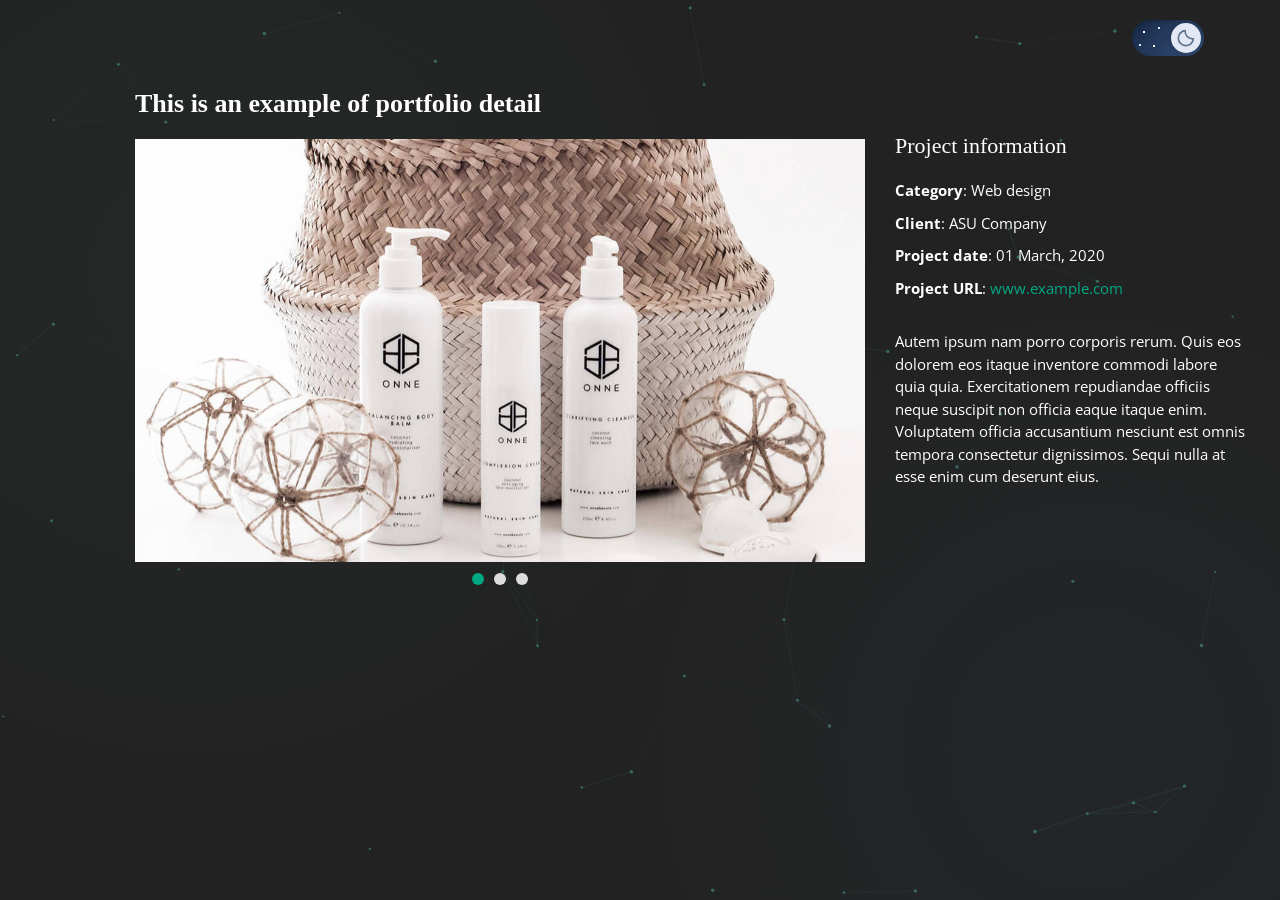
<file: portfolio-details.html>
<!DOCTYPE html>
<html lang="en" data-theme="dark">

<head>
  <meta charset="utf-8">
  <meta content="width=device-width, initial-scale=1.0" name="viewport">
  <script src="assets/js/theme.js?v=20261117-icon-toggle"></script>

  <title>Portfolio Details - Personal Bootstrap Template</title>
  <meta content="" name="descriptison">
  <meta content="" name="keywords">

  <!-- Favicons -->
  <link href="assets/img/favicon.png" rel="icon">
  <link href="assets/img/apple-touch-icon.png" rel="apple-touch-icon">

  <!-- Google Fonts -->
  <link href="https://fonts.googleapis.com/css?family=Open+Sans:300,300i,400,400i,600,600i,700,700i|Raleway:300,300i,400,400i,500,500i,600,600i,700,700i|Poppins:300,300i,400,400i,500,500i,600,600i,700,700i" rel="stylesheet">

  <!-- Vendor CSS Files -->
  <link href="assets/vendor/bootstrap/css/bootstrap.min.css" rel="stylesheet">
  <link href="assets/vendor/icofont/icofont.min.css" rel="stylesheet">
  <link href="assets/vendor/boxicons/css/boxicons.min.css" rel="stylesheet">
  <link href="assets/vendor/venobox/venobox.css" rel="stylesheet">
  <link href="assets/vendor/owl.carousel/assets/owl.carousel.min.css" rel="stylesheet">
  <link href="assets/vendor/aos/aos.css" rel="stylesheet">

  <!-- Template Main CSS File -->
  <link href="assets/css/style.css?v=20261117-responsive" rel="stylesheet">
  <link href="assets/css/theme.css?v=20261117-plain-resume" rel="stylesheet">
  <link href="assets/css/ambient.css?v=20261117" rel="stylesheet">
  <link href="assets/css/responsive.css?v=20261117" rel="stylesheet">

  <!-- =======================================================
  * Template Name: MyResume - v2.1.0
  * Template URL: https://bootstrapmade.com/free-html-bootstrap-template-my-resume/
  * Author: BootstrapMade.com
  * License: https://bootstrapmade.com/license/
  ======================================================== -->
</head>

<body>
  <button type="button" class="theme-toggle" aria-label="Switch to light theme" hidden>
    <span class="theme-toggle__sky" aria-hidden="true">
      <span class="theme-toggle__stars"></span>
      <span class="theme-toggle__cloud"></span>
      <span class="theme-toggle__orb">
        <svg class="theme-toggle__sun" viewBox="0 0 24 24" fill="none" stroke="currentColor" stroke-width="2" aria-hidden="true"><circle cx="12" cy="12" r="4"/><path d="M12 2v2m0 16v2M2 12h2m16 0h2M5 5l1.5 1.5m11 11L19 19M5 19l1.5-1.5m11-11L19 5"/></svg>
        <svg class="theme-toggle__moon" viewBox="0 0 24 24" fill="none" stroke="currentColor" stroke-width="2" aria-hidden="true"><path d="M20.8 13A9 9 0 0 1 11 3.2 9 9 0 1 0 20.8 13Z"/></svg>
      </span>
    </span>
  </button>

  <main id="main">

    <!-- ======= Portfolio Details ======= -->
    <section id="portfolio-details" class="portfolio-details">
      <div class="container" data-aos="fade-up">

        <div class="row">

          <div class="col-lg-8">
            <h2 class="portfolio-title">This is an example of portfolio detail</h2>
            <div class="owl-carousel portfolio-details-carousel">
              <img src="assets/img/portfolio/portfolio-details-1.jpg" class="img-fluid" alt="">
              <img src="assets/img/portfolio/portfolio-details-2.jpg" class="img-fluid" alt="">
              <img src="assets/img/portfolio/portfolio-details-3.jpg" class="img-fluid" alt="">
            </div>
          </div>

          <div class="col-lg-4 portfolio-info">
            <h3>Project information</h3>
            <ul>
              <li><strong>Category</strong>: Web design</li>
              <li><strong>Client</strong>: ASU Company</li>
              <li><strong>Project date</strong>: 01 March, 2020</li>
              <li><strong>Project URL</strong>: <a href="#">www.example.com</a></li>
            </ul>

            <p>
              Autem ipsum nam porro corporis rerum. Quis eos dolorem eos itaque inventore commodi labore quia quia. Exercitationem repudiandae officiis neque suscipit non officia eaque itaque enim. Voluptatem officia accusantium nesciunt est omnis tempora consectetur dignissimos. Sequi nulla at esse enim cum deserunt eius.
            </p>
          </div>

        </div>

      </div>
    </section><!-- End Portfolio Details -->

  </main><!-- End #main -->

  <a href="#" class="back-to-top"><i class="bx bx-up-arrow-alt"></i></a>
  <div id="preloader"></div>

  <!-- Vendor JS Files -->
  <script src="assets/vendor/jquery/jquery.min.js"></script>
  <script src="assets/vendor/bootstrap/js/bootstrap.bundle.min.js"></script>
  <script src="assets/vendor/jquery.easing/jquery.easing.min.js"></script>
  <script src="assets/vendor/php-email-form/validate.js"></script>
  <script src="assets/vendor/waypoints/jquery.waypoints.min.js"></script>
  <script src="assets/vendor/counterup/counterup.min.js"></script>
  <script src="assets/vendor/isotope-layout/isotope.pkgd.min.js"></script>
  <script src="assets/vendor/venobox/venobox.min.js"></script>
  <script src="assets/vendor/owl.carousel/owl.carousel.min.js"></script>
  <script src="assets/vendor/typed.js/typed.min.js"></script>
  <script src="assets/vendor/aos/aos.js"></script>

  <!-- Template Main JS File -->
  <script src="assets/js/main.js?v=20261117-responsive"></script>
  <script src="assets/js/ambient.js?v=20261117-visible-glow"></script>

</body>

</html>
</file>
<file: assets/css/style.css>
/*--------------------------------------------------------------
# General
--------------------------------------------------------------*/
body {
  font-family: "Open Sans", sans-serif;
  color: white;
  background-color: #222;
}

a {
  color: #00A884;
}

a:hover {
  color: #017561;
  text-decoration: none;
}

h1,
h2,
h3,
h4,
h5,
h6 {
  /* font-family: 'Edu QLD Beginner',"Raleway", sans-serif; */
  font-family: 'Edu QLD Beginner';
}

/*--------------------------------------------------------------
# Back to top button
--------------------------------------------------------------*/
.back-to-top {
  position: fixed;
  display: none;
  width: 40px;
  height: 40px;
  border-radius: 50px;
  right: 15px;
  bottom: 15px;
  background: #00A884;
  color: #fff;
  transition: display 0.5s ease-in-out;
  z-index: 99999;
}

.back-to-top i {
  font-size: 24px;
  position: absolute;
  top: 7px;
  left: 8px;
}

.back-to-top:hover {
  color: #fff;
  background: #017561;
  transition: background 0.2s ease-in-out;
}

/*--------------------------------------------------------------
# Preloader
--------------------------------------------------------------*/
#preloader {
  position: fixed;
  top: 0;
  left: 0;
  right: 0;
  bottom: 0;
  z-index: 9999;
  overflow: hidden;
  background: #fff;
}

#preloader:before {
  content: "";
  position: fixed;
  top: calc(50% - 30px);
  left: calc(50% - 30px);
  border: 6px solid #00A884;
  border-top-color: #fff;
  border-bottom-color: #fff;
  border-radius: 50%;
  width: 60px;
  height: 60px;
  -webkit-animation: animate-preloader 1s linear infinite;
  animation: animate-preloader 1s linear infinite;
}

@-webkit-keyframes animate-preloader {
  0% {
    transform: rotate(0deg);
  }

  100% {
    transform: rotate(360deg);
  }
}

@keyframes animate-preloader {
  0% {
    transform: rotate(0deg);
  }

  100% {
    transform: rotate(360deg);
  }
}

/*--------------------------------------------------------------
# Disable aos animation delay on mobile devices
--------------------------------------------------------------*/
@media screen and (max-width: 768px) {
  [data-aos-delay] {
    transition-delay: 0 !important;
  }
}

/*--------------------------------------------------------------
# Header
--------------------------------------------------------------*/
#header {
  position: fixed;
  top: 0;
  left: 0;
  bottom: 0;
  z-index: 9997;
  transition: all 0.5s;
  padding: 15px;
  overflow-y: auto;
}

@media (max-width: 991.98px) {
  #header {
    width: 300px;
    background: #fff;
    border-right: 1px solid #e6e9ec;
    left: -300px;
  }
}

@media (min-width: 992px) {
  #main {
    margin-left: 100px;
  }
}

/*--------------------------------------------------------------
# Navigation Menu
--------------------------------------------------------------*/
/* Desktop Navigation */
.nav-menu * {
  margin: 0;
  padding: 0;
  list-style: none;
}

.nav-menu>ul>li {
  position: relative;
  white-space: nowrap;
}

.nav-menu a {
  display: flex;
  align-items: center;
  color: #45505b;
  padding: 10px 18px;
  margin-bottom: 8px;
  transition: 0.3s;
  font-size: 15px;
  border-radius: 50px;
  background: #f2f3f5;
  height: 56px;
  width: 100%;
  overflow: hidden;
  transition: 0.3s;
}

.nav-menu a i {
  font-size: 20px;
}

.nav-menu a span {
  padding: 0 5px 0 7px;
  color: #45505b;
}

@media (min-width: 992px) {
  .nav-menu a {
    width: 56px;
  }

  .nav-menu a span {
    display: none;
    color: #fff;
  }
}

.nav-menu a:hover,
.nav-menu .active>a,
.nav-menu li:hover>a {
  color: #fff;
  background: #00A884;
}

.nav-menu a:hover span,
.nav-menu .active>a span,
.nav-menu li:hover>a span {
  color: #fff;
}

.nav-menu a:hover,
.nav-menu li:hover>a {
  width: 100%;
  color: #fff;
}

.nav-menu a:hover span,
.nav-menu li:hover>a span {
  display: block;
}

/* Mobile Navigation */
.mobile-nav-toggle {
  position: fixed;
  right: 15px;
  top: 15px;
  z-index: 9998;
  border: 0;
  background: none;
  font-size: 24px;
  transition: all 0.4s;
  outline: none !important;
  line-height: 1;
  cursor: pointer;
  text-align: right;
}

.mobile-nav-toggle i {
  color: #45505b;
}

.mobile-nav-active {
  overflow: hidden;
}

.mobile-nav-active #header {
  left: 0;
}

.mobile-nav-active .mobile-nav-toggle i {
  color: #00A884;
}

/*--------------------------------------------------------------
# Hero Section
--------------------------------------------------------------*/
#hero {
  width: 100%;
  height: 100vh;
  /* opacity: 20%; */
  /* background: url("../img/hero.jpg") top right no-repeat; */
  background-image: linear-gradient(to right, rgba(0, 0, 0, 0.8) 0%, rgba(0, 0, 0, 0.8) 100%),
    url("../img/The-Importance-of-Model-Based-Design-in-Embedded-Systems.png");
  background-size: cover;
  position: relative;
}

@media (min-width: 992px) {
  #hero {
    padding-left: 160px;
  }
}

#hero:before {
  content: "";
  /* background: rgba(255, 255, 255, 0.8); */
  position: absolute;
  bottom: 0;
  top: 0;
  left: 0;
  right: 0;
}

#hero h1 {
  margin: 0;
  font-size: 64px;
  font-weight: 700;
  line-height: 56px;
  color: #00A884;
}

#hero p {
  color: white;
  margin: 15px 0 0 0;
  font-size: 26px;
  font-family: 'Edu QLD Beginner', "Poppins", sans-serif;
}

#hero p span {
  color: #00A884;
  letter-spacing: 1px;
}

#hero .social-links {
  margin-top: 15px;
}

#hero .social-links a {
  font-size: 24px;
  display: inline-block;
  color: white;
  line-height: 1;
  margin-right: 20px;
  transition: 0.3s;
}

#hero .social-links a:hover {
  color: #00A884;
}

#hero button {
  background: #00A884;
  border: 0;
  padding: 10px 35px;
  color: #fff;
  transition: 0.4s;
  border-radius: 50px;
  margin-top: 10px;
}

#hero button:hover {
  background: #017561;
}

@media (max-width: 991.98px) {
  #hero {
    text-align: center;
  }

  #hero h1 {
    font-size: 32px;
    line-height: 36px;
  }

  #hero p {
    margin-top: 10px;
    font-size: 20px;
    line-height: 24px;
  }
}

/*--------------------------------------------------------------
# Sections General
--------------------------------------------------------------*/
section {
  padding: 60px 0;
  overflow: hidden;
}

.section-title {
  text-align: center;
  padding-bottom: 30px;
}

.section-title h2 {
  font-size: 32px;
  font-weight: bold;
  text-transform: uppercase;
  margin-bottom: 20px;
  padding-bottom: 20px;
  position: relative;
  color: white;
}

.section-title h2::before {
  content: '';
  position: absolute;
  display: block;
  width: 120px;
  height: 1px;
  background: #ddd;
  bottom: 1px;
  left: calc(50% - 60px);
}

.section-title h2::after {
  content: '';
  position: absolute;
  display: block;
  width: 40px;
  height: 3px;
  background: #00A884;
  bottom: 0;
  left: calc(50% - 20px);
}

.section-title p {
  margin-bottom: 0;
  color: white;
}

/*--------------------------------------------------------------
# About
--------------------------------------------------------------*/
.about .content h3 {
  font-weight: 700;
  font-size: 26px;
  color: #00A884;
}

.about .content ul {
  list-style: none;
  padding: 0;
}

.about .content ul li {
  padding-bottom: 10px;
}

.about .content ul i {
  font-size: 20px;
  padding-right: 2px;
  color: #00A884;
}

.about .content p:last-child {
  margin-bottom: 0;
}

.about-menu-box {
  max-width: 900px;
  margin: 0 auto;
}

.about-menu-box ul {
  margin: 0;
  padding-left: 0;
  list-style: none;
}

.about-menu-box li {
  position: relative;
  padding: 0 0 8px 20px;
  color: #f4f4f4;
  font-size: 18px;
  line-height: 1.5;
}

.about-menu-box li::before {
  content: "•";
  position: absolute;
  left: 0;
  color: #00A884;
}

@media (max-width: 575px) {
  .about-menu-box li {
    font-size: 15px;
  }
}

/*--------------------------------------------------------------
# Facts
--------------------------------------------------------------*/
.facts .count-box {
  padding: 30px 30px 25px 30px;
  margin-top: 30px;
  width: 100%;
  position: relative;
  text-align: center;
  background: #fff;
  border-radius: 20px;
}

.facts .count-box i {
  position: absolute;
  top: -25px;
  left: 50%;
  transform: translateX(-50%);
  font-size: 24px;
  background: #00A884;
  padding: 12px;
  color: #fff;
  border-radius: 50px;
}

.facts .count-box span {
  font-size: 36px;
  display: block;
  font-weight: 600;
  color: #011426;
}

.facts .count-box p {
  padding: 0;
  margin: 0;
  font-family: "Raleway", sans-serif;
  font-size: 14px;
  color: black;
}

/*--------------------------------------------------------------
# Skills
--------------------------------------------------------------*/

.skills .skills-intro {
  max-width: 560px;
  margin: 0 auto;
  color: #bac5c2;
  line-height: 1.7;
}

.skills-content {
  display: grid;
  gap: 36px;
}

.skill-group__heading {
  display: flex;
  align-items: center;
  gap: 12px;
  margin-bottom: 18px;
}

.skill-group__icon {
  display: inline-flex;
  align-items: center;
  justify-content: center;
  flex: 0 0 38px;
  height: 38px;
  border: 1px solid rgba(0, 168, 132, 0.25);
  border-radius: 12px;
  background: rgba(0, 168, 132, 0.1);
  color: #53d9b9;
  font-size: 21px;
}

.skill-group__heading h3 {
  margin: 0;
  color: #eef5f2;
  font-family: "Raleway", sans-serif;
  font-size: 19px;
  font-weight: 700;
  line-height: 1.4;
}

.skill-group__heading::after {
  content: "";
  flex: 1;
  height: 1px;
  background: rgba(255, 255, 255, 0.09);
}

.skill-group__count {
  color: #9eb0a9;
  font-size: 12px;
  font-weight: 600;
  font-variant-numeric: tabular-nums;
}

.skills-grid {
  display: grid;
  grid-template-columns: repeat(4, minmax(0, 1fr));
  gap: 18px;
}

.skill-card {
  display: flex;
  flex-direction: column;
  align-items: flex-start;
  gap: 18px;
  min-width: 0;
  padding: 24px;
  border: 1px solid rgba(255, 255, 255, 0.1);
  border-radius: 18px;
  background: linear-gradient(145deg, #2c3331, #262a29);
  box-shadow: 0 6px 20px rgba(0, 0, 0, 0.08);
  transition: transform 0.2s ease, border-color 0.2s ease, box-shadow 0.2s ease;
}

.skill-card__header {
  display: flex;
  align-items: center;
  justify-content: center;
  width: 64px;
  height: 64px;
  flex-shrink: 0;
  padding: 8px;
  border-radius: 14px;
  background: #245f53;
}

.skill-card__icon {
  display: block;
  width: 48px;
  height: 48px;
  object-fit: contain;
}

.skill-card__icon--font {
  color: #f3f8f6;
  font-size: 48px;
  line-height: 1;
}

.skill-card__title {
  margin: 0 0 9px;
  color: #f3f8f6;
  font-family: "Raleway", sans-serif;
  font-size: 18px;
  font-weight: 700;
  line-height: 1.4;
}

.skill-card__description {
  margin: 0;
  color: #bac5c2;
  font-size: 13px;
  line-height: 1.75;
  overflow-wrap: anywhere;
}

@media (hover: hover) and (prefers-reduced-motion: no-preference) {
  .skill-card:hover {
    transform: translateY(-4px);
    border-color: rgba(83, 217, 185, 0.55);
    box-shadow: 0 12px 28px rgba(0, 0, 0, 0.18);
  }
}

@media (max-width: 1199px) {
  .skills-grid {
    grid-template-columns: repeat(3, minmax(0, 1fr));
  }
}

@media (max-width: 991px) {
  .skills-grid {
    grid-template-columns: repeat(2, minmax(0, 1fr));
  }
}

@media (max-width: 575px) {
  .skills-content {
    gap: 28px;
  }

  .skills-grid {
    grid-template-columns: minmax(0, 1fr);
    gap: 12px;
  }

  .skill-card {
    flex-direction: row;
    gap: 16px;
    padding: 20px;
  }

  .skill-card__header {
    width: 56px;
    height: 56px;
  }

  .skill-card__icon {
    width: 40px;
    height: 40px;
  }

  .skill-card__icon--font {
    font-size: 40px;
  }

  .skill-group__heading h3 {
    font-size: 17px;
  }
}

@media (prefers-reduced-motion: reduce) {
  .skill-card {
    transition: none;
  }
}

/*--------------------------------------------------------------
# Resume
--------------------------------------------------------------*/
.resume .resume-title {
  font-size: 26px;
  font-weight: 700;
  margin-top: 20px;
  margin-bottom: 20px;
}

.resume .resume-item {
  padding: 0 0 20px 20px;
  margin-top: -2px;
  border-left: 2px solid #00A884;
  position: relative;
}

.resume .resume-item h4 {
  line-height: 18px;
  font-size: 18px;
  font-weight: 600;
  text-transform: uppercase;
  font-family: 'Edu QLD Beginner', "Poppins", sans-serif;
  color: #00A884;
  margin-bottom: 10px;
}

.resume .resume-item h5 {
  font-size: 16px;
  color: #0563bb;
  padding: 5px 15px;
  display: inline-block;
  font-weight: 600;
  margin-bottom: 10px;
}

.resume .resume-item ul {
  padding-left: 20px;
}

.resume .resume-item ul li {
  padding-bottom: 10px;
}

.resume .resume-item:last-child {
  padding-bottom: 0;
}

.resume .resume-item::before {
  content: "";
  position: absolute;
  width: 16px;
  height: 16px;
  border-radius: 50px;
  left: -9px;
  top: 0;
  background: #fff;
  border: 2px solid #00A884;
}

/*--------------------------------------------------------------
# Portfolio
--------------------------------------------------------------*/
.portfolio {
  --portfolio-surface: #272b2a;
  --portfolio-preview: #1d201f;
  --portfolio-border: #414b47;
  --portfolio-text: #f3f6f5;
  --portfolio-muted: #bec8c4;
  --portfolio-accent: #63dabb;
}

[data-theme="light"] .portfolio {
  --portfolio-surface: #fff;
  --portfolio-preview: #edf0f2;
  --portfolio-border: #dce1e7;
  --portfolio-text: #142238;
  --portfolio-muted: #4d5d6b;
  --portfolio-accent: #00775d;
}

.portfolio-group + .portfolio-group {
  margin-top: 36px;
}

.portfolio-group-heading {
  display: flex;
  flex-wrap: wrap;
  align-items: baseline;
  gap: 8px 16px;
  margin-bottom: 16px;
}

.portfolio-group-heading h3,
.portfolio-card h4,
.portfolio-dialog h3 {
  margin: 0;
  color: var(--portfolio-text);
  font-family: "Open Sans", sans-serif;
  font-weight: 700;
}

.portfolio-group-heading h3,
.portfolio-dialog h3 {
  font-size: 1.35rem;
}

.portfolio [data-project-count],
.portfolio-gallery figcaption,
.portfolio-dialog-group {
  color: var(--portfolio-muted);
  font-size: 0.875rem;
}

.portfolio-item {
  display: flex;
  margin-bottom: 20px;
}

.portfolio-card {
  display: flex;
  flex: 1;
  flex-direction: column;
  min-width: 0;
  overflow: hidden;
  border: 1px solid var(--portfolio-border);
  border-radius: 12px;
  background: var(--portfolio-surface);
}

.portfolio-cover {
  position: relative;
  flex: none;
  aspect-ratio: 16 / 10;
  background: var(--portfolio-preview);
  border-bottom: 1px solid var(--portfolio-border);
}

.portfolio-cover img {
  position: absolute;
  inset: 0;
  width: 100%;
  height: 100%;
  object-fit: cover;
  object-position: top center;
}

.portfolio-card-body {
  display: flex;
  flex: 1;
  flex-direction: column;
  gap: 8px;
  min-height: 10.25rem;
  padding: 16px;
}

.portfolio-card h4 {
  font-size: 1.125rem;
}

.portfolio-card p {
  color: var(--portfolio-muted);
  margin-bottom: 0;
}

.portfolio-actions,
.portfolio-gallery-footer,
.portfolio-gallery-controls:not([hidden]) {
  display: flex;
  flex-wrap: wrap;
  align-items: center;
  gap: 12px 16px;
}

.portfolio-actions {
  margin-top: auto;
}

.portfolio-action,
.portfolio-close {
  min-height: 44px;
  padding: 8px 12px;
  border: 1px solid var(--portfolio-border);
  border-radius: 8px;
  background: var(--portfolio-preview);
  color: var(--portfolio-text);
  font-size: 0.875rem;
  font-weight: 600;
  cursor: pointer;
}

.portfolio-action:hover,
.portfolio-close:hover {
  border-color: var(--portfolio-accent);
}

.portfolio .portfolio-visit {
  color: var(--portfolio-accent);
  font-size: 0.875rem;
  font-weight: 600;
  text-decoration: underline;
  text-underline-offset: 3px;
}

.portfolio :is(button, a):focus-visible {
  outline: 2px solid var(--portfolio-accent);
  outline-offset: 3px;
}

.portfolio-dialog-open {
  overflow: hidden;
}

.portfolio-dialog {
  width: min(920px, calc(100% - 24px));
  max-height: calc(100dvh - 24px);
  padding: 0;
  overflow: auto;
  border: 1px solid var(--portfolio-border);
  border-radius: 14px;
  background: var(--portfolio-surface);
  color: var(--portfolio-text);
  overscroll-behavior: contain;
}

.portfolio-dialog::backdrop {
  background: rgba(0, 0, 0, 0.72);
}

.portfolio-dialog-content {
  padding: clamp(16px, 3vw, 28px);
}

.portfolio-dialog-heading {
  display: flex;
  justify-content: space-between;
  align-items: flex-start;
  gap: 16px;
  margin-bottom: 12px;
}

.portfolio-dialog-group {
  margin: 0 0 4px;
}

.portfolio-close {
  display: grid;
  width: 44px;
  padding: 0;
  place-items: center;
  font-size: 1.5rem;
}

.portfolio-gallery {
  margin: 16px 0 8px;
}

.portfolio-gallery img {
  display: block;
  width: 100%;
  height: min(44dvh, 480px);
  object-fit: contain;
  border: 1px solid var(--portfolio-border);
  border-radius: 8px;
  background: var(--portfolio-preview);
}

.portfolio-gallery figcaption {
  margin-top: 8px;
}

/*--------------------------------------------------------------
# Services
--------------------------------------------------------------*/
.services .icon-box {
  text-align: center;
  padding: 70px 20px 80px 20px;
  transition: all ease-in-out 0.3s;
  background: #fff;
  box-shadow: 0px 5px 90px 0px rgba(110, 123, 131, 0.05);
}

.services .icon-box .icon {
  margin: 0 auto;
  width: 100px;
  height: 100px;
  display: flex;
  align-items: center;
  justify-content: center;
  transition: ease-in-out 0.3s;
  position: relative;
}

.services .icon-box .icon i {
  font-size: 36px;
  transition: 0.5s;
  position: relative;
}

.services .icon-box .icon svg {
  position: absolute;
  top: 0;
  left: 0;
}

.services .icon-box .icon svg path {
  transition: 0.5s;
  fill: #f5f5f5;
}

.services .icon-box h4 {
  font-weight: 600;
  margin: 10px 0 15px 0;
  font-size: 22px;
}

.services .icon-box h4 a {
  color: #45505b;
  transition: ease-in-out 0.3s;
}

.services .icon-box p {
  line-height: 24px;
  font-size: 14px;
  margin-bottom: 0;
}

.services .icon-box:hover {
  border-color: #fff;
  box-shadow: 0px 0 35px 0 rgba(0, 0, 0, 0.08);
}

.services .iconbox-blue i {
  color: #47aeff;
}

.services .iconbox-blue:hover .icon i {
  color: #fff;
}

.services .iconbox-blue:hover .icon path {
  fill: #47aeff;
}

.services .iconbox-orange i {
  color: #ffa76e;
}

.services .iconbox-orange:hover .icon i {
  color: #fff;
}

.services .iconbox-orange:hover .icon path {
  fill: #ffa76e;
}

.services .iconbox-pink i {
  color: #e80368;
}

.services .iconbox-pink:hover .icon i {
  color: #fff;
}

.services .iconbox-pink:hover .icon path {
  fill: #e80368;
}

.services .iconbox-yellow i {
  color: #ffbb2c;
}

.services .iconbox-yellow:hover .icon i {
  color: #fff;
}

.services .iconbox-yellow:hover .icon path {
  fill: #ffbb2c;
}

.services .iconbox-red i {
  color: #ff5828;
}

.services .iconbox-red:hover .icon i {
  color: #fff;
}

.services .iconbox-red:hover .icon path {
  fill: #ff5828;
}

.services .iconbox-teal i {
  color: #11dbcf;
}

.services .iconbox-teal:hover .icon i {
  color: #fff;
}

.services .iconbox-teal:hover .icon path {
  fill: #11dbcf;
}

/*--------------------------------------------------------------
# Testimonials
--------------------------------------------------------------*/
.testimonials .section-header {
  margin-bottom: 40px;
}

.testimonials .testimonial-item {
  text-align: center;
}

.testimonials .testimonial-item .testimonial-img {
  width: 120px;
  border-radius: 50%;
  border: 4px solid #fff;
  margin: 0 auto;
}

.testimonials .testimonial-item h3 {
  font-size: 20px;
  font-weight: bold;
  margin: 10px 0 5px 0;
  color: #111;
}

.testimonials .testimonial-item h4 {
  font-size: 14px;
  color: #999;
  margin: 0 0 15px 0;
}

.testimonials .testimonial-item .quote-icon-left,
.testimonials .testimonial-item .quote-icon-right {
  color: #90c8fc;
  font-size: 26px;
}

.testimonials .testimonial-item .quote-icon-left {
  display: inline-block;
  left: -5px;
  position: relative;
}

.testimonials .testimonial-item .quote-icon-right {
  display: inline-block;
  right: -5px;
  position: relative;
  top: 10px;
}

.testimonials .testimonial-item p {
  font-style: italic;
  margin: 0 auto 15px auto;
}

.testimonials .owl-nav,
.testimonials .owl-dots {
  margin-top: 5px;
  text-align: center;
}

.testimonials .owl-dot {
  display: inline-block;
  margin: 0 5px;
  width: 12px;
  height: 12px;
  border-radius: 50%;
  background-color: #ddd !important;
}

.testimonials .owl-dot.active {
  background-color: #00A884 !important;
}

@media (min-width: 992px) {
  .testimonials .testimonial-item p {
    width: 80%;
  }
}

/*--------------------------------------------------------------
# Contact
--------------------------------------------------------------*/
.contact .info {
  width: 100%;
  /* background: #fff; */
}

.contact .info i {
  font-size: 20px;
  color: #00A884;
  float: left;
  width: 44px;
  height: 44px;
  background: #eef7ff;
  display: flex;
  justify-content: center;
  align-items: center;
  border-radius: 50px;
  transition: all 0.3s ease-in-out;
}

.contact .info h4 {
  padding: 0 0 0 60px;
  font-size: 22px;
  font-weight: 600;
  margin-bottom: 5px;
  color: #45505b;
}

.contact .info p {
  padding: 0 0 0 60px;
  margin-bottom: 0;
  font-size: 14px;
  color: #728394;
}

.contact .info .email,
.contact .info .phone {
  margin-top: 40px;
}

.contact .info .email:hover i,
.contact .info .address:hover i,
.contact .info .phone:hover i {
  background: #00A884;
  color: #fff;
}

.contact .php-email-form {
  width: 100%;
  /* background: #fff; */
}

.contact .php-email-form .form-group {
  padding-bottom: 8px;
}

.contact .php-email-form .validate {
  display: none;
  color: red;
  margin: 0 0 15px 0;
  font-weight: 400;
  font-size: 13px;
}

.contact .php-email-form .error-message {
  display: none;
  color: #fff;
  background: #ed3c0d;
  text-align: left;
  padding: 15px;
  font-weight: 600;
}

.contact .php-email-form .error-message br+br {
  margin-top: 25px;
}

.contact .php-email-form .sent-message {
  display: none;
  color: #fff;
  background: #18d26e;
  text-align: center;
  padding: 15px;
  font-weight: 600;
}

.contact .php-email-form .loading {
  display: none;
  background: #fff;
  text-align: center;
  padding: 15px;
}

.contact .php-email-form .loading:before {
  content: "";
  display: inline-block;
  border-radius: 50%;
  width: 24px;
  height: 24px;
  margin: 0 10px -6px 0;
  border: 3px solid #18d26e;
  border-top-color: #eee;
  -webkit-animation: animate-loading 1s linear infinite;
  animation: animate-loading 1s linear infinite;
}

.contact .php-email-form input,
.contact .php-email-form textarea {
  border-radius: 4px;
  box-shadow: none;
  font-size: 14px;
}

.contact .php-email-form input {
  height: 44px;
}

.contact .php-email-form textarea {
  padding: 10px 12px;
}

.contact .php-email-form button[type="submit"] {
  background: #00A884;
  border: 0;
  padding: 10px 35px;
  color: #fff;
  transition: 0.4s;
  border-radius: 50px;
}

.contact .php-email-form button[type="submit"]:hover {
  background: #017561;
}

@-webkit-keyframes animate-loading {
  0% {
    transform: rotate(0deg);
  }

  100% {
    transform: rotate(360deg);
  }
}

@keyframes animate-loading {
  0% {
    transform: rotate(0deg);
  }

  100% {
    transform: rotate(360deg);
  }
}

/*--------------------------------------------------------------
# Portfolio Details
--------------------------------------------------------------*/
.portfolio-details {
  padding: 40px 0;
}

.portfolio-details .portfolio-title {
  font-size: 26px;
  font-weight: 700;
  margin-bottom: 20px;
}

.portfolio-details .portfolio-details-carousel .owl-nav,
.portfolio-details .portfolio-details-carousel .owl-dots {
  margin-top: 5px;
  text-align: center;
}

.portfolio-details .portfolio-details-carousel .owl-dot {
  display: inline-block;
  margin: 0 5px;
  width: 12px;
  height: 12px;
  border-radius: 50%;
  background-color: #ddd !important;
}

.portfolio-details .portfolio-details-carousel .owl-dot.active {
  background-color: #00A884 !important;
}

.portfolio-details .portfolio-info {
  padding-top: 45px;
}

.portfolio-details .portfolio-info h3 {
  font-size: 22px;
  font-weight: 400;
  margin-bottom: 20px;
}

.portfolio-details .portfolio-info ul {
  list-style: none;
  padding: 0;
  font-size: 15px;
}

.portfolio-details .portfolio-info ul li+li {
  margin-top: 10px;
}

.portfolio-details .portfolio-info p {
  font-size: 15px;
  padding: 15px 0 0 0;
}

@media (max-width: 991.98px) {
  .portfolio-details .portfolio-info {
    padding-top: 20px;
  }
}

/*--------------------------------------------------------------
# Footer
--------------------------------------------------------------*/
#footer {
  /* background: #f7f8f9; */
  color: #45505b;
  font-size: 14px;
  text-align: center;
  padding: 30px 0;
}

#footer h3 {
  font-size: 36px;
  font-weight: 700;
  position: relative;
  font-family: 'Edu QLD Beginner', "Poppins", sans-serif;
  padding: 0;
  margin: 0 0 15px 0;
}

#footer p {
  font-size: 15;
  font-style: italic;
  padding: 0;
  margin: 0 0 40px 0;
}

#footer .social-links {
  margin: 0 0 40px 0;
}

#footer .social-links a {
  font-size: 18px;
  display: inline-block;
  background: #00A884;
  color: #fff;
  line-height: 1;
  padding: 8px 0;
  margin-right: 4px;
  border-radius: 50%;
  text-align: center;
  width: 36px;
  height: 36px;
  transition: 0.3s;
}

#footer .social-links a:hover {
  background: #017561;
  color: #fff;
  text-decoration: none;
}

#footer .copyright {
  margin: 0 0 5px 0;
}

#footer .credits {
  font-size: 13px;
}
</file>
<file: assets/css/theme.css>
/* The original stylesheet remains the default dark palette. */
:root {
  color-scheme: dark;
}

:root[data-theme="light"] {
  color-scheme: light;
  --page-background: #f5f6f8;
}

.theme-toggle {
  position: fixed;
  top: 16px;
  right: 76px;
  z-index: 9998;
  display: inline-flex;
  align-items: center;
  justify-content: center;
  width: 72px;
  min-height: 44px;
  padding: 4px 0;
  border: 0;
  border-radius: 28px;
  background: transparent;
  cursor: pointer;
  -webkit-tap-highlight-color: transparent;
}

.theme-toggle[hidden] {
  display: none;
}

.theme-toggle:focus,
.theme-toggle:active,
.theme-toggle:focus-visible {
  outline: none;
  border: 0;
  background: transparent;
  box-shadow: none;
}

.theme-toggle__sky {
  position: relative;
  display: block;
  flex: 0 0 72px;
  width: 72px;
  height: 36px;
  overflow: hidden;
  border-radius: 24px;
  background: linear-gradient(135deg, #172846, #344f78);
  box-shadow: inset 0 1px 4px rgba(0, 0, 0, 0.2);
}

.theme-toggle__sky::before {
  content: "";
  position: absolute;
  inset: 0;
  background: linear-gradient(135deg, #83c9df, #c8e9eb);
  opacity: 0;
}

.theme-toggle__stars {
  position: absolute;
  inset: 0;
  background: radial-gradient(circle at 12px 12px, #fff 0 1px, transparent 1.5px),
    radial-gradient(circle at 27px 8px, #e0eafa 0 1px, transparent 1.5px),
    radial-gradient(circle at 22px 26px, #fff 0 1px, transparent 1.5px),
    radial-gradient(circle at 8px 25px, #e0eafa 0 0.7px, transparent 1.2px);
}

.theme-toggle__cloud {
  position: absolute;
  right: 7px;
  bottom: 8px;
  width: 27px;
  height: 7px;
  border-radius: 10px;
  background: #fff;
  opacity: 0;
  transform: translateY(12px);
}

.theme-toggle__cloud::before,
.theme-toggle__cloud::after {
  content: "";
  position: absolute;
  bottom: 2px;
  border-radius: 50%;
  background: inherit;
}

.theme-toggle__cloud::before {
  left: 4px;
  width: 12px;
  height: 12px;
}

.theme-toggle__cloud::after {
  right: 4px;
  width: 9px;
  height: 9px;
}

.theme-toggle__orb {
  position: absolute;
  top: 3px;
  left: 3px;
  width: 30px;
  height: 30px;
  border-radius: 50%;
  background: #e2e9f5;
  color: #617591;
  transform: translateX(36px) rotate(0deg);
  box-shadow: 0 1px 5px rgba(7, 20, 40, 0.2);
}

.theme-toggle__orb svg {
  position: absolute;
  inset: 5px;
  width: 20px;
  height: 20px;
}

.theme-toggle__sun {
  opacity: 0;
  transform: rotate(-90deg) scale(0.4);
}

.theme-toggle__moon {
  opacity: 1;
  transform: rotate(0deg) scale(1);
}

[data-theme="light"] .theme-toggle__sky::before {
  opacity: 1;
}

[data-theme="light"] .theme-toggle__stars {
  opacity: 0;
  transform: translateY(-10px);
}

[data-theme="light"] .theme-toggle__cloud {
  opacity: 0.95;
  transform: translateY(0);
}

[data-theme="light"] .theme-toggle__orb {
  background: #ffe4a0;
  color: #ac680e;
  transform: translateX(0) rotate(0deg);
  box-shadow: 0 0 10px rgba(255, 210, 102, 0.45);
}

[data-theme="light"] .theme-toggle__sun {
  opacity: 1;
  transform: rotate(0deg) scale(1);
}

[data-theme="light"] .theme-toggle__moon {
  opacity: 0;
  transform: rotate(90deg) scale(0.4);
}

.theme-ready .theme-toggle,
.theme-ready .theme-toggle__sky::before,
.theme-ready .theme-toggle__stars,
.theme-ready .theme-toggle__cloud,
.theme-ready .theme-toggle__orb,
.theme-ready .theme-toggle__orb svg {
  transition: transform 600ms cubic-bezier(0.22, 1, 0.36, 1),
    opacity 450ms ease, background-color 450ms ease,
    color 450ms ease, border-color 450ms ease, box-shadow 450ms ease;
}

.theme-ready body,
.theme-ready .section-bg,
.theme-ready #skills,
.theme-ready .skill-card,
.theme-ready #footer {
  transition: background-color 400ms ease, color 400ms ease,
    border-color 400ms ease, box-shadow 400ms ease, transform 200ms ease;
}

@media (prefers-reduced-motion: reduce) {
  .theme-ready .theme-toggle,
  .theme-ready .theme-toggle *,
  .theme-ready .theme-toggle *::before,
  .theme-ready .theme-toggle *::after,
  .theme-ready body,
  .theme-ready .section-bg,
  .theme-ready #skills,
  .theme-ready .skill-card,
  .theme-ready #footer {
    transition: none !important;
  }
}

@media (max-width: 420px) {
  .theme-toggle {
    right: 64px;
  }

}

[data-theme="light"] body {
  background-color: var(--page-background);
  color: #364152;
}

[data-theme="light"] main > section,
[data-theme="light"] .section-bg,
[data-theme="light"] #skills {
  background-color: var(--page-background);
}

[data-theme="light"] a,
[data-theme="light"] #hero p span,
[data-theme="light"] .about .content h3,
[data-theme="light"] .about .content ul i,
[data-theme="light"] .resume .resume-item h4,
[data-theme="light"] .skill-group__icon {
  color: #00775d;
}

[data-theme="light"] a:hover {
  color: #005440;
}

[data-theme="light"] #hero {
  background-color: var(--page-background);
  background-image: linear-gradient(rgba(245, 246, 248, 0.75), rgba(245, 246, 248, 0.75)),
    url("../img/The-Importance-of-Model-Based-Design-in-Embedded-Systems.png");
  background-position: center, 70% center;
  border-bottom: 1px solid #dce1e7;
}

[data-theme="light"] #hero > .container {
  position: relative;
  z-index: 1;
}

[data-theme="light"] #hero h1 {
  color: #142238;
}

[data-theme="light"] #hero p a {
  text-decoration: underline;
  text-underline-offset: 4px;
}

[data-theme="light"] #hero button {
  margin-top: 26px;
  padding: 13px 28px;
  background: #00775d;
  box-shadow: 0 6px 18px rgba(0, 119, 93, 0.15);
}

[data-theme="light"] #hero button:hover {
  background: #005440;
}

[data-theme="light"] #hero .social-links {
  margin-top: 28px;
}

[data-theme="light"] #hero .social-links a {
  display: inline-flex;
  align-items: center;
  justify-content: center;
  width: 42px;
  height: 42px;
  margin-right: 8px;
  border: 1px solid #dce1e7;
  border-radius: 50%;
  background: #fafbfc;
}

[data-theme="light"] #hero p,
[data-theme="light"] #hero .social-links a,
[data-theme="light"] .section-title h2,
[data-theme="light"] .about-menu-box li,
[data-theme="light"] .skill-group__heading h3,
[data-theme="light"] .skill-card__title {
  color: #253247;
}

[data-theme="light"] .section-title p {
  color: #576579;
}

[data-theme="light"] .section-title h2::before {
  background: #dce1e7;
}

[data-theme="light"] #hero .social-links a:hover {
  color: #00775d;
}

[data-theme="light"] .skills .skills-intro,
[data-theme="light"] .skill-group__count,
[data-theme="light"] .skill-card__description {
  color: #576579;
}

[data-theme="light"] .skill-group__heading::after {
  background: #dce1e7;
}

[data-theme="light"] .skill-card {
  background: #fafbfc;
  border-color: #dce1e7;
  box-shadow: 0 4px 16px rgba(25, 40, 60, 0.04);
}

/* Keep the established green icon tiles and their white glyphs. */
[data-theme="light"] .skill-card:hover {
  border-color: #00775d;
}

[data-theme="light"] .nav-menu a {
  background: #fafbfc;
  color: #576579;
  box-shadow: 0 2px 12px rgba(20, 34, 56, 0.06);
}

[data-theme="light"] .nav-menu a:hover,
[data-theme="light"] .nav-menu .active > a,
[data-theme="light"] .nav-menu li:hover > a {
  background: #00775d;
}

[data-theme="light"] #footer {
  background: var(--page-background);
  border-top: 1px solid #dce1e7;
  color: #576579;
}

[data-theme="light"] #footer h3 {
  color: #142238;
}

[data-theme="light"] #hero button,
[data-theme="light"] .back-to-top,
[data-theme="light"] #footer .social-links a,
[data-theme="light"] .nav-menu a:hover,
[data-theme="light"] .nav-menu .active > a,
[data-theme="light"] .nav-menu .active > a:hover {
  color: #fff;
}

@media (max-width: 991.98px) {
  [data-theme="light"] #hero {
    background-image: linear-gradient(rgba(245, 246, 248, 0.8), rgba(245, 246, 248, 0.8)),
      url("../img/The-Importance-of-Model-Based-Design-in-Embedded-Systems.png");
  }

}

@media (max-width: 420px) {
  [data-theme="light"] #hero .social-links {
    display: flex;
    justify-content: center;
    gap: 6px;
  }

  [data-theme="light"] #hero .social-links a {
    flex: 0 0 38px;
    width: 38px;
    height: 38px;
    margin-right: 0;
  }
}
</file>
<file: assets/css/ambient.css>
/* Keep decoration above section backgrounds and below all page content. */
body {
  isolation: isolate;
}

.ambient-background {
  position: fixed;
  inset: 0;
  z-index: 0;
  width: 100%;
  height: 100%;
  pointer-events: none;
}

#hero > .container,
#main > section > .container,
#footer > .container {
  position: relative;
  z-index: 1;
}

@media print {
  .ambient-background {
    display: none;
  }
}
</file>
<file: assets/css/responsive.css>
/* Layout refinements shared by both themes; retain their existing palettes. */
#hero {
  height: auto;
  min-height: 100vh;
  min-height: 100svh;
}

#header {
  overscroll-behavior: contain;
}

.skill-card__body {
  min-width: 0;
}

.about .content li,
.portfolio-details .portfolio-info li {
  overflow-wrap: anywhere;
}

#portfolio-details {
  padding-top: 88px;
}

@media (max-width: 991.98px) {
  #hero {
    padding: 88px 0 56px;
  }

  #header {
    width: min(300px, calc(100vw - 24px));
    padding-top: 76px;
    justify-content: flex-start !important;
  }

  [data-theme="dark"] #header {
    background: #222;
    border-right-color: #3b4541;
  }

  [data-theme="light"] #header {
    background: var(--page-background);
  }

  .mobile-nav-toggle {
    display: inline-flex;
    align-items: center;
    justify-content: center;
    width: 44px;
    height: 44px;
    padding: 0;
    top: 16px;
    right: 16px;
  }

  [data-theme="dark"] .mobile-nav-toggle i {
    color: #d4e5df;
  }

  .theme-toggle {
    right: 76px;
  }

  .about img.img-fluid {
    display: block;
    max-width: min(100%, 360px);
    margin-inline: auto;
  }
}

@media (min-width: 992px) and (max-width: 1199.98px) {
  #hero {
    padding-left: 112px;
  }
}

@media (max-width: 575.98px) {
  #hero .social-links {
    display: flex;
    flex-wrap: wrap;
    justify-content: center;
    gap: 8px;
  }

  #hero .social-links a {
    display: inline-flex;
    align-items: center;
    justify-content: center;
    width: 40px;
    min-height: 44px;
    margin-right: 0;
  }
}

@media (max-height: 600px) {
  #header {
    justify-content: flex-start !important;
  }
}
</file>
<file: assets/vendor/venobox/venobox.css>
/* ------ venobox.css --------*/
.vbox-overlay *, .vbox-overlay *:before, .vbox-overlay *:after{
    -webkit-backface-visibility: hidden;
    -webkit-box-sizing:border-box;
    -moz-box-sizing:border-box;
    box-sizing:border-box;
}
.vbox-overlay * { 
    -webkit-backface-visibility: visible;
    backface-visibility: visible;
}
.vbox-overlay{
    display: -webkit-flex;
    display: flex;
    -webkit-flex-direction: column;
    flex-direction: column;
    -webkit-justify-content: center;
    justify-content: center;
    -webkit-align-items: center;
    align-items: center;
    position: fixed;
    left: 0;
    top: 0;
    bottom: 0;
    right: 0;
    z-index: 999999;
}

/* ----- navigation ----- */
.vbox-title{
    width: 100%;
    height: 40px;
    float: left;
    text-align: center;
    line-height: 28px;
    font-size: 12px;
    padding: 6px 50px;
    overflow: hidden;
    position: fixed;
    display: none;
    left: 0;
    z-index: 89;
}
.vbox-close{
    cursor: pointer;
    position: fixed;
    top: -1px;
    right: 0;
    width: 50px;
    height: 40px;
    padding: 6px;
    display: block;
    background-position:10px center;
    overflow: hidden;
    font-size: 24px;
    line-height: 1;
    text-align: center;
    z-index: 99;
}
.vbox-left{
    cursor: pointer;
    position: fixed;
    left: 0;
    height: 40px;
    overflow: hidden;
    line-height: 28px;
    font-size: 12px;
    z-index: 99;
    display: flex;
    align-items:center;
}
.vbox-num{
    display: inline-block;
    margin: 6px 0 6px 15px;
}
/* ----- Social share ----- */
.vbox-share{
    line-height: 28px;
    font-size: 12px;
    overflow: hidden;
    position: fixed;
    left: 0;
    z-index: 98;
    display: flex;
    align-items:center;
    justify-content: center;
    width: 100%;
    text-align: center;
}
.vbox-share svg{
    max-height: 28px;
    width: 28px;
    z-index: 10;
    margin-left: 12px;
    margin-top: 6px;
    margin-bottom: 6px;
    vertical-align: middle;
}


/* ----- navigation ARROWS ----- */
.vbox-next, .vbox-prev{
    position: fixed;
    top: 50%;
    margin-top: -15px;
    overflow: hidden;
    cursor: pointer;
    display: block;
    width: 45px;
    height: 45px;
    z-index: 99;
}
.vbox-next span, .vbox-prev span{
    position: relative;
    width: 20px;
    height: 20px;
    border: 2px solid transparent;
    border-top-color: #B6B6B6;
    border-right-color: #B6B6B6;
    text-indent: -100px;
    position: absolute;
    top: 8px;
    display: block;
}
.vbox-prev{
    left: 15px;
}
.vbox-next{
    right: 15px;
}
.vbox-prev span{
    left: 10px;
    -ms-transform: rotate(-135deg);
    -webkit-transform: rotate(-135deg);
    transform: rotate(-135deg);
}
.vbox-next span{
    -ms-transform: rotate(45deg);
    -webkit-transform: rotate(45deg);
    transform: rotate(45deg);
    right: 10px;
}
/* ------- inline window ------ */
.vbox-inline{
    width: 420px;
    height: 315px;
    height: 70vh;
    padding: 10px;
    background: #fff;
    margin: 0 auto;
    overflow: auto;
    text-align: left;
}
/* ------- Video & iFrames window ------ */
.venoframe{
    max-width: 100%;
    width: 100%;
    border: none;
    width: 100%;
    height: 260px;
    height: 70vh;
}
.venoframe.vbvid{
    height: 260px;
}
@media (min-width: 768px) {
    .venoframe, .vbox-inline{
        width: 90%;
        height: 360px;
        height: 70vh;
    }
    .venoframe.vbvid{
        width: 640px;
        height: 360px;
    }
}
@media (min-width: 992px) {
    .venoframe, .vbox-inline{
        max-width: 1200px;
        width: 80%;
        height: 540px;
        height: 70vh;
    }
    .venoframe.vbvid{
        width: 960px;
        height: 540px;
    }
}
/* 
Please do NOT edit this part! 
or at least read this note: http://i.imgur.com/7C0ws9e.gif
*/
.vbox-open{
    overflow: hidden;
}
.vbox-container{
    position: absolute;
    left: 0;
    right: 0;
    top: 0;
    bottom: 0;
    overflow-x: hidden;
    overflow-y: scroll;
    overflow-scrolling: touch;
    -webkit-overflow-scrolling: touch;
    z-index: 20;
    max-height: 100%;

}

.vbox-content{
    text-align: center;
    float: left;
    width: 100%;
    position: relative;
    overflow: hidden;
    padding: 20px 4%;
}
.vbox-container img{
    max-width: 100%;
    height: auto;
}
.vbox-figlio{
    box-shadow: 0 0 12px rgba(0,0,0,0.19), 0 6px 6px rgba(0,0,0,0.23);
    max-width: 100%;
    text-align: initial;
}
img.vbox-figlio{
    -webkit-user-select: none;
-khtml-user-select: none;
-moz-user-select: none;
-o-user-select: none;
user-select: none;
}
.vbox-content.swipe-left{
    margin-left: -200px !important;
}
.vbox-content.swipe-right{
    margin-left: 200px !important;
}
.vbox-animated{
    webkit-transition: margin 300ms ease-out;
    transition: margin 300ms ease-out;
}

/* ---------- preloader ----------
 * SPINKIT 
 * http://tobiasahlin.com/spinkit/
-------------------------------- */
.sk-double-bounce,.sk-rotating-plane{width:40px;height:40px;margin:40px auto}.sk-rotating-plane{background-color:#333;-webkit-animation:sk-rotatePlane 1.2s infinite ease-in-out;animation:sk-rotatePlane 1.2s infinite ease-in-out}@-webkit-keyframes sk-rotatePlane{0%{-webkit-transform:perspective(120px) rotateX(0) rotateY(0);transform:perspective(120px) rotateX(0) rotateY(0)}50%{-webkit-transform:perspective(120px) rotateX(-180.1deg) rotateY(0);transform:perspective(120px) rotateX(-180.1deg) rotateY(0)}100%{-webkit-transform:perspective(120px) rotateX(-180deg) rotateY(-179.9deg);transform:perspective(120px) rotateX(-180deg) rotateY(-179.9deg)}}@keyframes sk-rotatePlane{0%{-webkit-transform:perspective(120px) rotateX(0) rotateY(0);transform:perspective(120px) rotateX(0) rotateY(0)}50%{-webkit-transform:perspective(120px) rotateX(-180.1deg) rotateY(0);transform:perspective(120px) rotateX(-180.1deg) rotateY(0)}100%{-webkit-transform:perspective(120px) rotateX(-180deg) rotateY(-179.9deg);transform:perspective(120px) rotateX(-180deg) rotateY(-179.9deg)}}.sk-double-bounce{position:relative}.sk-double-bounce .sk-child{width:100%;height:100%;border-radius:50%;background-color:#333;opacity:.6;position:absolute;top:0;left:0;-webkit-animation:sk-doubleBounce 2s infinite ease-in-out;animation:sk-doubleBounce 2s infinite ease-in-out}.sk-chasing-dots .sk-child,.sk-spinner-pulse,.sk-three-bounce .sk-child{background-color:#333;border-radius:100%}.sk-double-bounce .sk-double-bounce2{-webkit-animation-delay:-1s;animation-delay:-1s}@-webkit-keyframes sk-doubleBounce{0%,100%{-webkit-transform:scale(0);transform:scale(0)}50%{-webkit-transform:scale(1);transform:scale(1)}}@keyframes sk-doubleBounce{0%,100%{-webkit-transform:scale(0);transform:scale(0)}50%{-webkit-transform:scale(1);transform:scale(1)}}.sk-wave{margin:40px auto;width:50px;height:40px;text-align:center;font-size:10px}.sk-wave .sk-rect{background-color:#333;height:100%;width:6px;display:inline-block;-webkit-animation:sk-waveStretchDelay 1.2s infinite ease-in-out;animation:sk-waveStretchDelay 1.2s infinite ease-in-out}.sk-wave .sk-rect1{-webkit-animation-delay:-1.2s;animation-delay:-1.2s}.sk-wave .sk-rect2{-webkit-animation-delay:-1.1s;animation-delay:-1.1s}.sk-wave .sk-rect3{-webkit-animation-delay:-1s;animation-delay:-1s}.sk-wave .sk-rect4{-webkit-animation-delay:-.9s;animation-delay:-.9s}.sk-wave .sk-rect5{-webkit-animation-delay:-.8s;animation-delay:-.8s}@-webkit-keyframes sk-waveStretchDelay{0%,100%,40%{-webkit-transform:scaleY(.4);transform:scaleY(.4)}20%{-webkit-transform:scaleY(1);transform:scaleY(1)}}@keyframes sk-waveStretchDelay{0%,100%,40%{-webkit-transform:scaleY(.4);transform:scaleY(.4)}20%{-webkit-transform:scaleY(1);transform:scaleY(1)}}.sk-wandering-cubes{margin:40px auto;width:40px;height:40px;position:relative}.sk-wandering-cubes .sk-cube{background-color:#333;width:10px;height:10px;position:absolute;top:0;left:0;-webkit-animation:sk-wanderingCube 1.8s ease-in-out -1.8s infinite both;animation:sk-wanderingCube 1.8s ease-in-out -1.8s infinite both}.sk-chasing-dots,.sk-spinner-pulse{width:40px;height:40px;margin:40px auto}.sk-wandering-cubes .sk-cube2{-webkit-animation-delay:-.9s;animation-delay:-.9s}@-webkit-keyframes sk-wanderingCube{0%{-webkit-transform:rotate(0);transform:rotate(0)}25%{-webkit-transform:translateX(30px) rotate(-90deg) scale(.5);transform:translateX(30px) rotate(-90deg) scale(.5)}50%{-webkit-transform:translateX(30px) translateY(30px) rotate(-179deg);transform:translateX(30px) translateY(30px) rotate(-179deg)}50.1%{-webkit-transform:translateX(30px) translateY(30px) rotate(-180deg);transform:translateX(30px) translateY(30px) rotate(-180deg)}75%{-webkit-transform:translateX(0) translateY(30px) rotate(-270deg) scale(.5);transform:translateX(0) translateY(30px) rotate(-270deg) scale(.5)}100%{-webkit-transform:rotate(-360deg);transform:rotate(-360deg)}}@keyframes sk-wanderingCube{0%{-webkit-transform:rotate(0);transform:rotate(0)}25%{-webkit-transform:translateX(30px) rotate(-90deg) scale(.5);transform:translateX(30px) rotate(-90deg) scale(.5)}50%{-webkit-transform:translateX(30px) translateY(30px) rotate(-179deg);transform:translateX(30px) translateY(30px) rotate(-179deg)}50.1%{-webkit-transform:translateX(30px) translateY(30px) rotate(-180deg);transform:translateX(30px) translateY(30px) rotate(-180deg)}75%{-webkit-transform:translateX(0) translateY(30px) rotate(-270deg) scale(.5);transform:translateX(0) translateY(30px) rotate(-270deg) scale(.5)}100%{-webkit-transform:rotate(-360deg);transform:rotate(-360deg)}}.sk-spinner-pulse{-webkit-animation:sk-pulseScaleOut 1s infinite ease-in-out;animation:sk-pulseScaleOut 1s infinite ease-in-out}@-webkit-keyframes sk-pulseScaleOut{0%{-webkit-transform:scale(0);transform:scale(0)}100%{-webkit-transform:scale(1);transform:scale(1);opacity:0}}@keyframes sk-pulseScaleOut{0%{-webkit-transform:scale(0);transform:scale(0)}100%{-webkit-transform:scale(1);transform:scale(1);opacity:0}}.sk-chasing-dots{position:relative;text-align:center;-webkit-animation:sk-chasingDotsRotate 2s infinite linear;animation:sk-chasingDotsRotate 2s infinite linear}.sk-chasing-dots .sk-child{width:60%;height:60%;display:inline-block;position:absolute;top:0;-webkit-animation:sk-chasingDotsBounce 2s infinite ease-in-out;animation:sk-chasingDotsBounce 2s infinite ease-in-out}.sk-chasing-dots .sk-dot2{top:auto;bottom:0;-webkit-animation-delay:-1s;animation-delay:-1s}@-webkit-keyframes sk-chasingDotsRotate{100%{-webkit-transform:rotate(360deg);transform:rotate(360deg)}}@keyframes sk-chasingDotsRotate{100%{-webkit-transform:rotate(360deg);transform:rotate(360deg)}}@-webkit-keyframes sk-chasingDotsBounce{0%,100%{-webkit-transform:scale(0);transform:scale(0)}50%{-webkit-transform:scale(1);transform:scale(1)}}@keyframes sk-chasingDotsBounce{0%,100%{-webkit-transform:scale(0);transform:scale(0)}50%{-webkit-transform:scale(1);transform:scale(1)}}.sk-three-bounce{margin:40px auto;width:80px;text-align:center}.sk-three-bounce .sk-child{width:20px;height:20px;display:inline-block;-webkit-animation:sk-three-bounce 1.4s ease-in-out 0s infinite both;animation:sk-three-bounce 1.4s ease-in-out 0s infinite both}.sk-circle .sk-child:before,.sk-fading-circle .sk-circle:before{display:block;border-radius:100%;content:'';background-color:#333}.sk-three-bounce .sk-bounce1{-webkit-animation-delay:-.32s;animation-delay:-.32s}.sk-three-bounce .sk-bounce2{-webkit-animation-delay:-.16s;animation-delay:-.16s}@-webkit-keyframes sk-three-bounce{0%,100%,80%{-webkit-transform:scale(0);transform:scale(0)}40%{-webkit-transform:scale(1);transform:scale(1)}}@keyframes sk-three-bounce{0%,100%,80%{-webkit-transform:scale(0);transform:scale(0)}40%{-webkit-transform:scale(1);transform:scale(1)}}.sk-circle{margin:40px auto;width:40px;height:40px;position:relative}.sk-circle .sk-child{width:100%;height:100%;position:absolute;left:0;top:0}.sk-circle .sk-child:before{margin:0 auto;width:15%;height:15%;-webkit-animation:sk-circleBounceDelay 1.2s infinite ease-in-out both;animation:sk-circleBounceDelay 1.2s infinite ease-in-out both}.sk-circle .sk-circle2{-webkit-transform:rotate(30deg);-ms-transform:rotate(30deg);transform:rotate(30deg)}.sk-circle .sk-circle3{-webkit-transform:rotate(60deg);-ms-transform:rotate(60deg);transform:rotate(60deg)}.sk-circle .sk-circle4{-webkit-transform:rotate(90deg);-ms-transform:rotate(90deg);transform:rotate(90deg)}.sk-circle .sk-circle5{-webkit-transform:rotate(120deg);-ms-transform:rotate(120deg);transform:rotate(120deg)}.sk-circle .sk-circle6{-webkit-transform:rotate(150deg);-ms-transform:rotate(150deg);transform:rotate(150deg)}.sk-circle .sk-circle7{-webkit-transform:rotate(180deg);-ms-transform:rotate(180deg);transform:rotate(180deg)}.sk-circle .sk-circle8{-webkit-transform:rotate(210deg);-ms-transform:rotate(210deg);transform:rotate(210deg)}.sk-circle .sk-circle9{-webkit-transform:rotate(240deg);-ms-transform:rotate(240deg);transform:rotate(240deg)}.sk-circle .sk-circle10{-webkit-transform:rotate(270deg);-ms-transform:rotate(270deg);transform:rotate(270deg)}.sk-circle .sk-circle11{-webkit-transform:rotate(300deg);-ms-transform:rotate(300deg);transform:rotate(300deg)}.sk-circle .sk-circle12{-webkit-transform:rotate(330deg);-ms-transform:rotate(330deg);transform:rotate(330deg)}.sk-circle .sk-circle2:before{-webkit-animation-delay:-1.1s;animation-delay:-1.1s}.sk-circle .sk-circle3:before{-webkit-animation-delay:-1s;animation-delay:-1s}.sk-circle .sk-circle4:before{-webkit-animation-delay:-.9s;animation-delay:-.9s}.sk-circle .sk-circle5:before{-webkit-animation-delay:-.8s;animation-delay:-.8s}.sk-circle .sk-circle6:before{-webkit-animation-delay:-.7s;animation-delay:-.7s}.sk-circle .sk-circle7:before{-webkit-animation-delay:-.6s;animation-delay:-.6s}.sk-circle .sk-circle8:before{-webkit-animation-delay:-.5s;animation-delay:-.5s}.sk-circle .sk-circle9:before{-webkit-animation-delay:-.4s;animation-delay:-.4s}.sk-circle .sk-circle10:before{-webkit-animation-delay:-.3s;animation-delay:-.3s}.sk-circle .sk-circle11:before{-webkit-animation-delay:-.2s;animation-delay:-.2s}.sk-circle .sk-circle12:before{-webkit-animation-delay:-.1s;animation-delay:-.1s}@-webkit-keyframes sk-circleBounceDelay{0%,100%,80%{-webkit-transform:scale(0);transform:scale(0)}40%{-webkit-transform:scale(1);transform:scale(1)}}@keyframes sk-circleBounceDelay{0%,100%,80%{-webkit-transform:scale(0);transform:scale(0)}40%{-webkit-transform:scale(1);transform:scale(1)}}.sk-cube-grid{width:40px;height:40px;margin:40px auto}.sk-cube-grid .sk-cube{width:33.33%;height:33.33%;background-color:#333;float:left;-webkit-animation:sk-cubeGridScaleDelay 1.3s infinite ease-in-out;animation:sk-cubeGridScaleDelay 1.3s infinite ease-in-out}.sk-cube-grid .sk-cube1{-webkit-animation-delay:.2s;animation-delay:.2s}.sk-cube-grid .sk-cube2{-webkit-animation-delay:.3s;animation-delay:.3s}.sk-cube-grid .sk-cube3{-webkit-animation-delay:.4s;animation-delay:.4s}.sk-cube-grid .sk-cube4{-webkit-animation-delay:.1s;animation-delay:.1s}.sk-cube-grid .sk-cube5{-webkit-animation-delay:.2s;animation-delay:.2s}.sk-cube-grid .sk-cube6{-webkit-animation-delay:.3s;animation-delay:.3s}.sk-cube-grid .sk-cube7{-webkit-animation-delay:0ms;animation-delay:0ms}.sk-cube-grid .sk-cube8{-webkit-animation-delay:.1s;animation-delay:.1s}.sk-cube-grid .sk-cube9{-webkit-animation-delay:.2s;animation-delay:.2s}@-webkit-keyframes sk-cubeGridScaleDelay{0%,100%,70%{-webkit-transform:scale3D(1,1,1);transform:scale3D(1,1,1)}35%{-webkit-transform:scale3D(0,0,1);transform:scale3D(0,0,1)}}@keyframes sk-cubeGridScaleDelay{0%,100%,70%{-webkit-transform:scale3D(1,1,1);transform:scale3D(1,1,1)}35%{-webkit-transform:scale3D(0,0,1);transform:scale3D(0,0,1)}}.sk-fading-circle{margin:40px auto;width:40px;height:40px;position:relative}.sk-fading-circle .sk-circle{width:100%;height:100%;position:absolute;left:0;top:0}.sk-fading-circle .sk-circle:before{margin:0 auto;width:15%;height:15%;-webkit-animation:sk-circleFadeDelay 1.2s infinite ease-in-out both;animation:sk-circleFadeDelay 1.2s infinite ease-in-out both}.sk-fading-circle .sk-circle2{-webkit-transform:rotate(30deg);-ms-transform:rotate(30deg);transform:rotate(30deg)}.sk-fading-circle .sk-circle3{-webkit-transform:rotate(60deg);-ms-transform:rotate(60deg);transform:rotate(60deg)}.sk-fading-circle .sk-circle4{-webkit-transform:rotate(90deg);-ms-transform:rotate(90deg);transform:rotate(90deg)}.sk-fading-circle .sk-circle5{-webkit-transform:rotate(120deg);-ms-transform:rotate(120deg);transform:rotate(120deg)}.sk-fading-circle .sk-circle6{-webkit-transform:rotate(150deg);-ms-transform:rotate(150deg);transform:rotate(150deg)}.sk-fading-circle .sk-circle7{-webkit-transform:rotate(180deg);-ms-transform:rotate(180deg);transform:rotate(180deg)}.sk-fading-circle .sk-circle8{-webkit-transform:rotate(210deg);-ms-transform:rotate(210deg);transform:rotate(210deg)}.sk-fading-circle .sk-circle9{-webkit-transform:rotate(240deg);-ms-transform:rotate(240deg);transform:rotate(240deg)}.sk-fading-circle .sk-circle10{-webkit-transform:rotate(270deg);-ms-transform:rotate(270deg);transform:rotate(270deg)}.sk-fading-circle .sk-circle11{-webkit-transform:rotate(300deg);-ms-transform:rotate(300deg);transform:rotate(300deg)}.sk-fading-circle .sk-circle12{-webkit-transform:rotate(330deg);-ms-transform:rotate(330deg);transform:rotate(330deg)}.sk-fading-circle .sk-circle2:before{-webkit-animation-delay:-1.1s;animation-delay:-1.1s}.sk-fading-circle .sk-circle3:before{-webkit-animation-delay:-1s;animation-delay:-1s}.sk-fading-circle .sk-circle4:before{-webkit-animation-delay:-.9s;animation-delay:-.9s}.sk-fading-circle .sk-circle5:before{-webkit-animation-delay:-.8s;animation-delay:-.8s}.sk-fading-circle .sk-circle6:before{-webkit-animation-delay:-.7s;animation-delay:-.7s}.sk-fading-circle .sk-circle7:before{-webkit-animation-delay:-.6s;animation-delay:-.6s}.sk-fading-circle .sk-circle8:before{-webkit-animation-delay:-.5s;animation-delay:-.5s}.sk-fading-circle .sk-circle9:before{-webkit-animation-delay:-.4s;animation-delay:-.4s}.sk-fading-circle .sk-circle10:before{-webkit-animation-delay:-.3s;animation-delay:-.3s}.sk-fading-circle .sk-circle11:before{-webkit-animation-delay:-.2s;animation-delay:-.2s}.sk-fading-circle .sk-circle12:before{-webkit-animation-delay:-.1s;animation-delay:-.1s}@-webkit-keyframes sk-circleFadeDelay{0%,100%,39%{opacity:0}40%{opacity:1}}@keyframes sk-circleFadeDelay{0%,100%,39%{opacity:0}40%{opacity:1}}.sk-folding-cube{margin:40px auto;width:40px;height:40px;position:relative;-webkit-transform:rotateZ(45deg);transform:rotateZ(45deg)}.sk-folding-cube .sk-cube{float:left;width:50%;height:50%;position:relative;-webkit-transform:scale(1.1);-ms-transform:scale(1.1);transform:scale(1.1)}.sk-folding-cube .sk-cube:before{content:'';position:absolute;top:0;left:0;width:100%;height:100%;background-color:#333;-webkit-animation:sk-foldCubeAngle 2.4s infinite linear both;animation:sk-foldCubeAngle 2.4s infinite linear both;-webkit-transform-origin:100% 100%;-ms-transform-origin:100% 100%;transform-origin:100% 100%}.sk-folding-cube .sk-cube2{-webkit-transform:scale(1.1) rotateZ(90deg);transform:scale(1.1) rotateZ(90deg)}.sk-folding-cube .sk-cube3{-webkit-transform:scale(1.1) rotateZ(180deg);transform:scale(1.1) rotateZ(180deg)}.sk-folding-cube .sk-cube4{-webkit-transform:scale(1.1) rotateZ(270deg);transform:scale(1.1) rotateZ(270deg)}.sk-folding-cube .sk-cube2:before{-webkit-animation-delay:.3s;animation-delay:.3s}.sk-folding-cube .sk-cube3:before{-webkit-animation-delay:.6s;animation-delay:.6s}.sk-folding-cube .sk-cube4:before{-webkit-animation-delay:.9s;animation-delay:.9s}@-webkit-keyframes sk-foldCubeAngle{0%,10%{-webkit-transform:perspective(140px) rotateX(-180deg);transform:perspective(140px) rotateX(-180deg);opacity:0}25%,75%{-webkit-transform:perspective(140px) rotateX(0);transform:perspective(140px) rotateX(0);opacity:1}100%,90%{-webkit-transform:perspective(140px) rotateY(180deg);transform:perspective(140px) rotateY(180deg);opacity:0}}@keyframes sk-foldCubeAngle{0%,10%{-webkit-transform:perspective(140px) rotateX(-180deg);transform:perspective(140px) rotateX(-180deg);opacity:0}25%,75%{-webkit-transform:perspective(140px) rotateX(0);transform:perspective(140px) rotateX(0);opacity:1}100%,90%{-webkit-transform:perspective(140px) rotateY(180deg);transform:perspective(140px) rotateY(180deg);opacity:0}}
</file>
